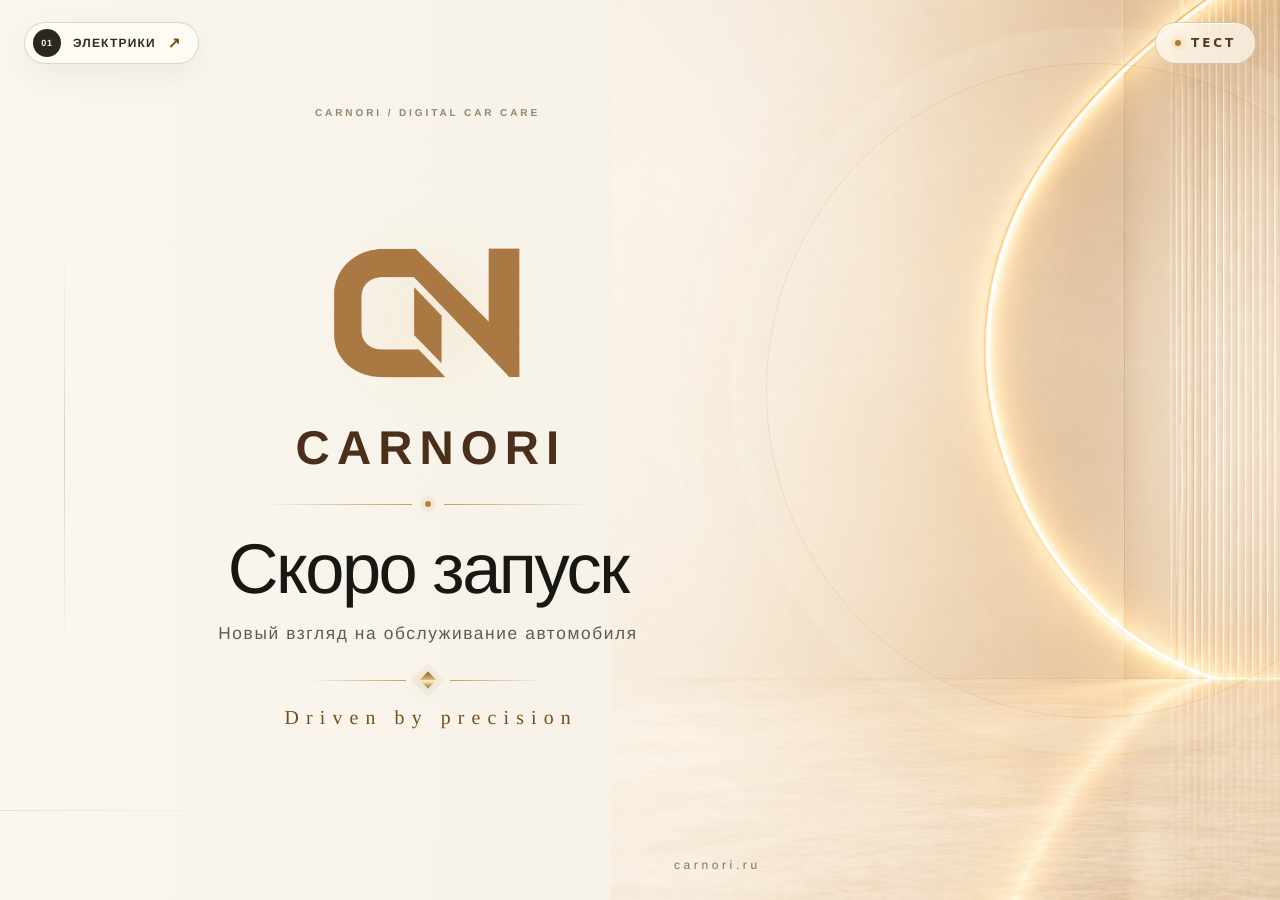
<file: index.html>
<!doctype html>
<html lang="ru">
<head>
  <meta charset="utf-8">
  <meta name="viewport" content="width=device-width, initial-scale=1, viewport-fit=cover">
  <meta name="theme-color" content="#f5efe4">
  <title>CARNORI | Скоро запуск</title>
  <meta name="description" content="CARNORI — новый взгляд на обслуживание автомобиля — скоро запуск">
  <link rel="canonical" href="https://carnori.ru/">

  <meta property="og:type" content="website">
  <meta property="og:title" content="CARNORI | Скоро запуск">
  <meta property="og:description" content="Новый взгляд на обслуживание автомобиля">
  <meta property="og:url" content="https://carnori.ru/">
  <meta property="og:image" content="https://carnori.ru/carnori-social-preview-light-1200x630.png">
  <meta property="og:image:width" content="1200">
  <meta property="og:image:height" content="630">
  <meta name="twitter:card" content="summary_large_image">
  <meta name="twitter:title" content="CARNORI | Скоро запуск">
  <meta name="twitter:description" content="Новый взгляд на обслуживание автомобиля">
  <meta name="twitter:image" content="https://carnori.ru/carnori-social-preview-light-1200x630.png">

  <link rel="icon" href="carnori-cn-mark-approved.png" type="image/png">
  <link rel="stylesheet" href="styles.css">
  <link rel="stylesheet" href="light-theme.css">
</head>
<body>
  <main class="site-shell" aria-label="CARNORI">
    <a class="electricians-link" href="/electricians/" data-local-href="http://127.0.0.1:3000/" aria-label="Перейти на сайт электриков">
      <span class="electricians-link-index" aria-hidden="true">01</span>
      <span>Электрики</span>
      <span class="electricians-link-arrow" aria-hidden="true">↗</span>
    </a>

    <canvas id="particles" class="particles" aria-hidden="true"></canvas>

    <div class="scene" aria-hidden="true">
      <div class="layer base-glow"></div>
      <div class="layer haze haze-a"></div>
      <div class="layer haze haze-b"></div>
      <div class="layer spotlight"></div>

      <div class="layer mesh mesh-left"></div>
      <div class="layer mesh mesh-right"></div>

      <div class="ray-field ray-field-back">
        <i></i><i></i><i></i><i></i><i></i><i></i>
      </div>
      <div class="ray-field ray-field-mid">
        <i></i><i></i><i></i><i></i><i></i>
      </div>
      <div class="ray-field ray-field-front">
        <i></i><i></i><i></i><i></i>
      </div>

      <div class="mobile-orbit"></div>
      <div class="floor-reflection"></div>
      <div class="vignette"></div>
    </div>

    <section class="hero" aria-labelledby="hero-title">
      <div class="logo-stage intro intro-1" role="img" aria-label="CARNORI CN">
        <div class="logo-aura" aria-hidden="true"></div>
        <img
          class="monogram-image"
          src="carnori-cn-mark-approved.png"
          alt=""
          width="1024"
          height="1024"
          decoding="sync"
          fetchpriority="high"
          aria-hidden="true"
        >
      </div>

      <div class="brand-lockup intro intro-2" aria-label="CARNORI">
        <span class="brand-wordmark-text" aria-hidden="true">CARNORI</span>
      </div>
      <div class="brand-rule intro intro-3" aria-hidden="true">
        <span></span><b></b><span></span>
      </div>

      <div class="copy-block">
        <h1 id="hero-title" class="intro intro-4">Скоро запуск</h1>
        <p class="subtitle intro intro-5">Новый взгляд на обслуживание автомобиля</p>

        <div class="ornament intro intro-6" aria-hidden="true">
          <span></span><b></b><span></span>
        </div>

        <p class="tagline intro intro-7">Driven by precision</p>
      </div>

      <div class="horizon-wrap intro intro-8" aria-hidden="true">
        <div class="horizon-glow"></div>
        <div class="horizon-line"></div>
      </div>

      <a class="domain intro intro-9" href="https://carnori.ru/">carnori.ru</a>
    </section>

    <button class="tester-entry" id="tester-entry" type="button" aria-haspopup="dialog" aria-controls="tester-portal">
      <span class="tester-entry-dot" aria-hidden="true"></span>
      ТЕСТ
    </button>

    <section class="tester-portal" id="tester-portal" aria-hidden="true">
      <div class="tester-backdrop" data-tester-close></div>
      <div class="tester-panel" role="dialog" aria-modal="true" aria-labelledby="tester-title">
        <button class="tester-close" type="button" data-tester-close aria-label="Закрыть">×</button>

        <div class="tester-brand">
          <span class="tester-eyebrow">CARNORI EARLY ACCESS</span>
          <h2 id="tester-title">Закрытое тестирование</h2>
          <p>Доступ к APK выдаётся только после подтверждения заявки</p>
        </div>

        <div class="tester-status" id="tester-status" role="status" aria-live="polite">Подключение к CARNORI…</div>

        <div class="tester-view" id="tester-auth-view" hidden>
          <form id="tester-phone-form" class="tester-form" novalidate>
            <label class="tester-label" for="tester-phone">Номер телефона</label>
            <input class="tester-input" id="tester-phone" name="phone" type="tel" inputmode="tel" autocomplete="tel" placeholder="+7 999 123-45-67" maxlength="24" required>

            <div class="tester-legal">
              <label><input id="tester-terms" type="checkbox"> <span>Принимаю <a href="https://api.carnori.ru/legal/terms" target="_blank" rel="noopener">Пользовательское соглашение</a></span></label>
              <label><input id="tester-privacy" type="checkbox"> <span>Ознакомлен с <a href="https://api.carnori.ru/legal/privacy" target="_blank" rel="noopener">Политикой обработки персональных данных</a></span></label>
              <label><input id="tester-consent" type="checkbox"> <span>Даю отдельное <a href="https://api.carnori.ru/legal/consent" target="_blank" rel="noopener">Согласие на обработку персональных данных</a></span></label>
              <label><input id="tester-age" type="checkbox"> <span>Мне исполнилось 18 лет</span></label>
            </div>

            <button class="tester-primary" id="tester-request-code" type="submit" disabled>Получить звонок</button>
          </form>

          <div class="tester-alt-access" id="tester-alt-access">
            <span>Если проверочный звонок недоступен</span>
            <button class="tester-link-button tester-activation-entry" id="tester-show-activation" type="button">Применить код активации</button>
          </div>

          <form id="tester-activation-form" class="tester-form tester-activation-form" hidden novalidate>
            <p class="tester-code-note">Введите персональный код, который вы получили от администратора CARNORI. Проверочный звонок в этом режиме не требуется.</p>
            <label class="tester-label" for="tester-activation-code">Код активации</label>
            <input class="tester-input tester-activation-code" id="tester-activation-code" name="activation_code" type="text" inputmode="text" autocomplete="off" maxlength="24" placeholder="CRN-XXXX-XXXX-XXXX" required>

            <div class="tester-legal">
              <label><input id="tester-activation-terms" type="checkbox"> <span>Принимаю <a href="https://api.carnori.ru/legal/terms" target="_blank" rel="noopener">Пользовательское соглашение</a></span></label>
              <label><input id="tester-activation-privacy" type="checkbox"> <span>Ознакомлен с <a href="https://api.carnori.ru/legal/privacy" target="_blank" rel="noopener">Политикой обработки персональных данных</a></span></label>
              <label><input id="tester-activation-consent" type="checkbox"> <span>Даю отдельное <a href="https://api.carnori.ru/legal/consent" target="_blank" rel="noopener">Согласие на обработку персональных данных</a></span></label>
              <label><input id="tester-activation-age" type="checkbox"> <span>Мне исполнилось 18 лет</span></label>
            </div>

            <button class="tester-primary" id="tester-apply-activation" type="submit">Применить код активации</button>
            <button class="tester-link-button" id="tester-back-phone" type="button">Вернуться к подтверждению телефона</button>
          </form>

          <form id="tester-code-form" class="tester-form tester-code-form" hidden novalidate>
            <p class="tester-code-note" id="tester-code-note"></p>
            <label class="tester-label" for="tester-code">Последние 4 цифры номера звонящего</label>
            <input class="tester-input tester-code-input" id="tester-code" name="code" type="text" inputmode="numeric" autocomplete="one-time-code" pattern="[0-9]{4}" maxlength="4" placeholder="0000" required>
            <button class="tester-primary" type="submit">Подтвердить номер</button>
            <button class="tester-link-button" id="tester-change-phone" type="button">Изменить номер</button>
          </form>
        </div>

        <div class="tester-view" id="tester-account-view" hidden>
          <div class="tester-account-head">
            <div>
              <span class="tester-caption">ТЕСТИРОВЩИК</span>
              <strong id="tester-phone-masked">—</strong>
            </div>
            <button class="tester-link-button" id="tester-logout" type="button">Выйти</button>
          </div>

          <div class="tester-request-card" id="tester-request-card"></div>
          <button class="tester-primary" id="tester-request-apk" type="button" hidden>Запросить доступ к APK</button>
          <a class="tester-primary tester-download" id="tester-download-apk" href="https://api.carnori.ru/api/v1/testers/apk/download" hidden>Скачать CARNORI APK</a>
        </div>

        <div class="tester-footer">
          <span>Поддержка</span>
          <a id="tester-support-email" href="mailto:carnori@mail.ru">carnori@mail.ru</a>
        </div>
      </div>
    </section>

    <div class="intro-flare" aria-hidden="true"></div>
    <div class="film-grain" aria-hidden="true"></div>
  </main>

  <script src="script.js"></script>
</body>
</html>
</file>
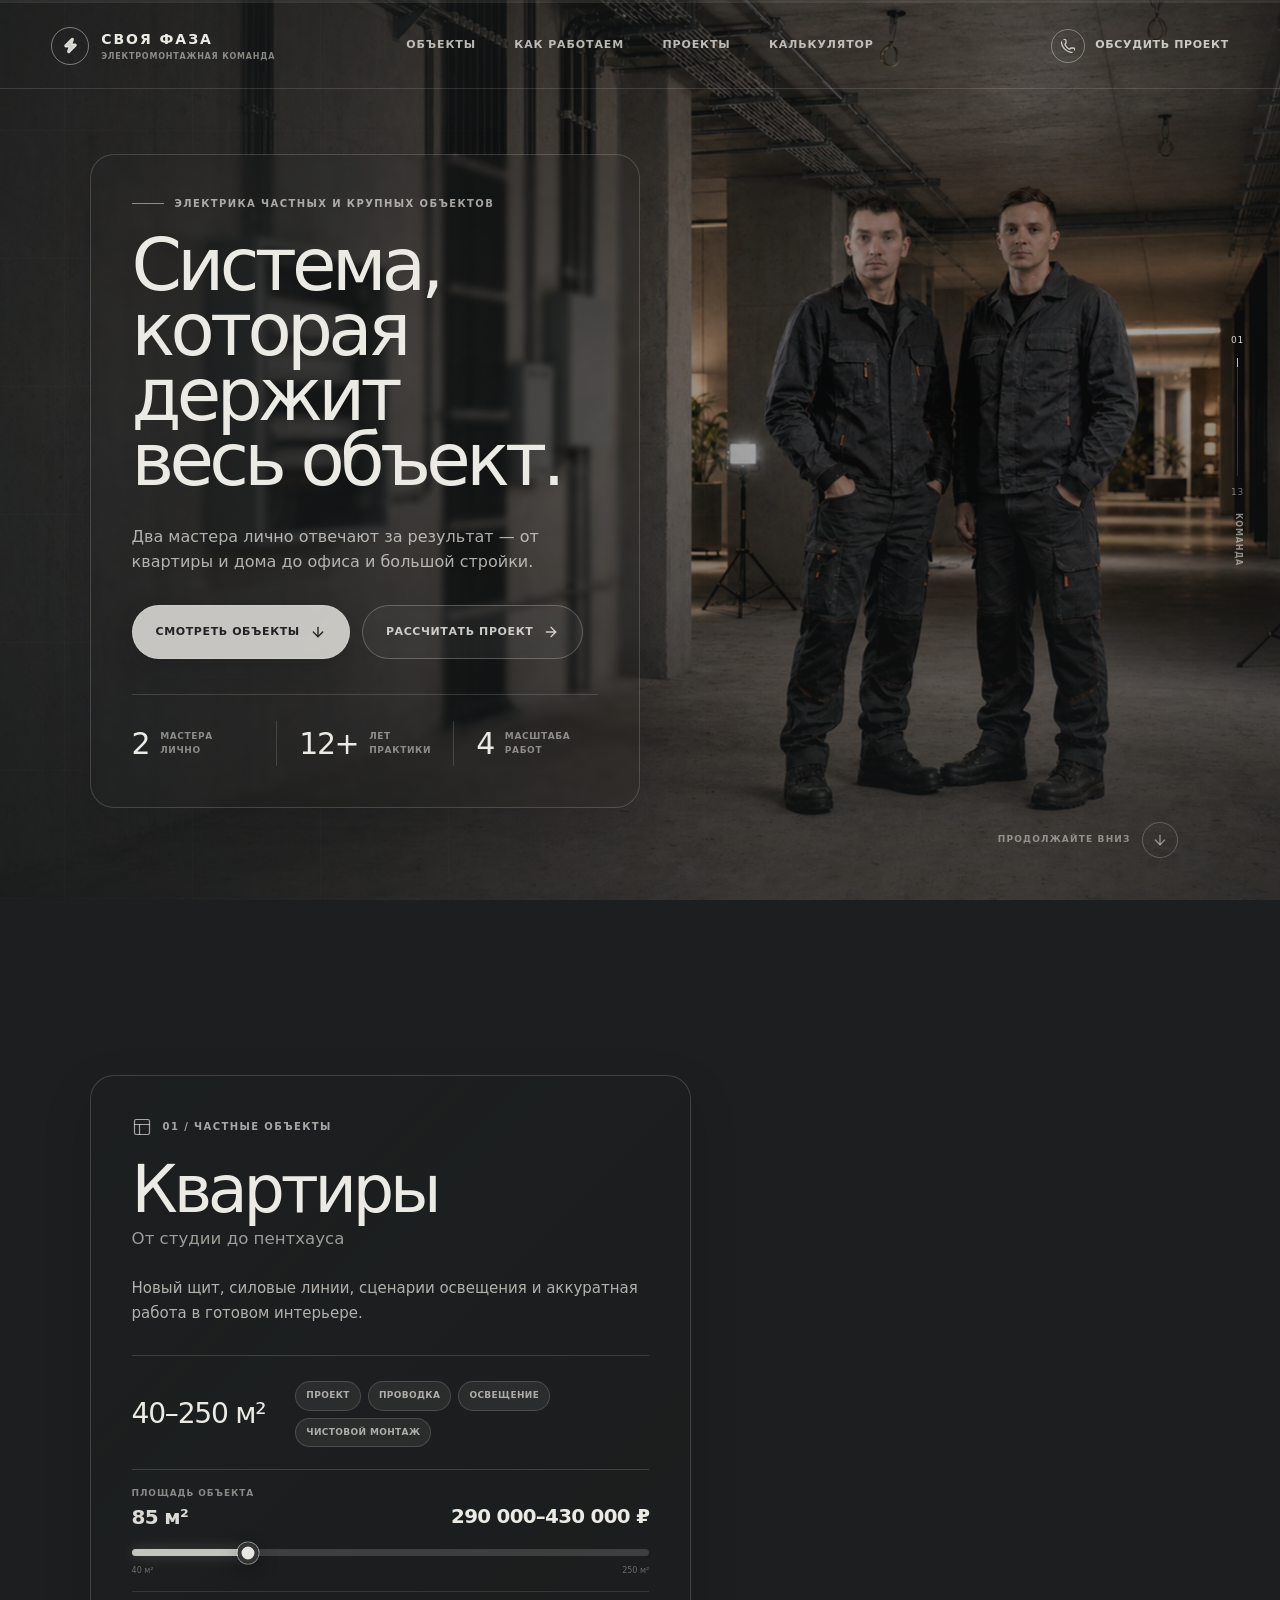
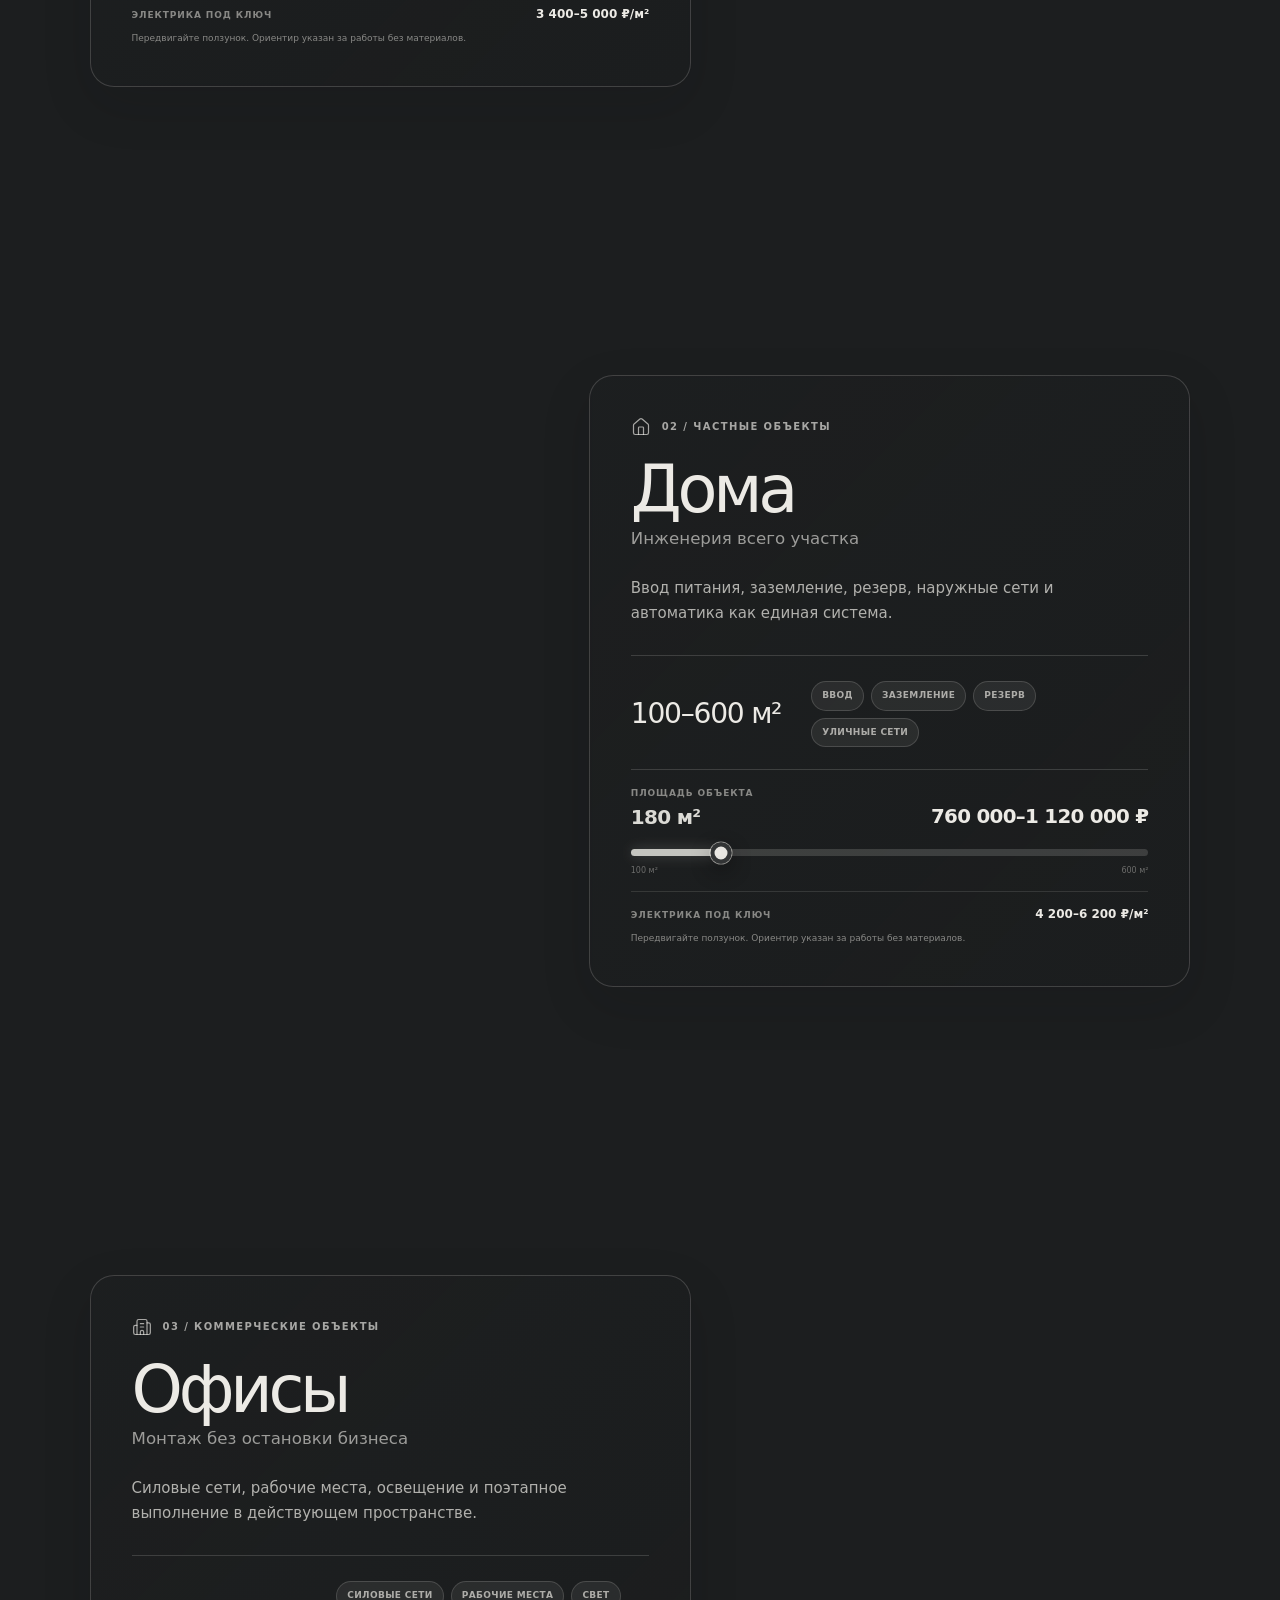
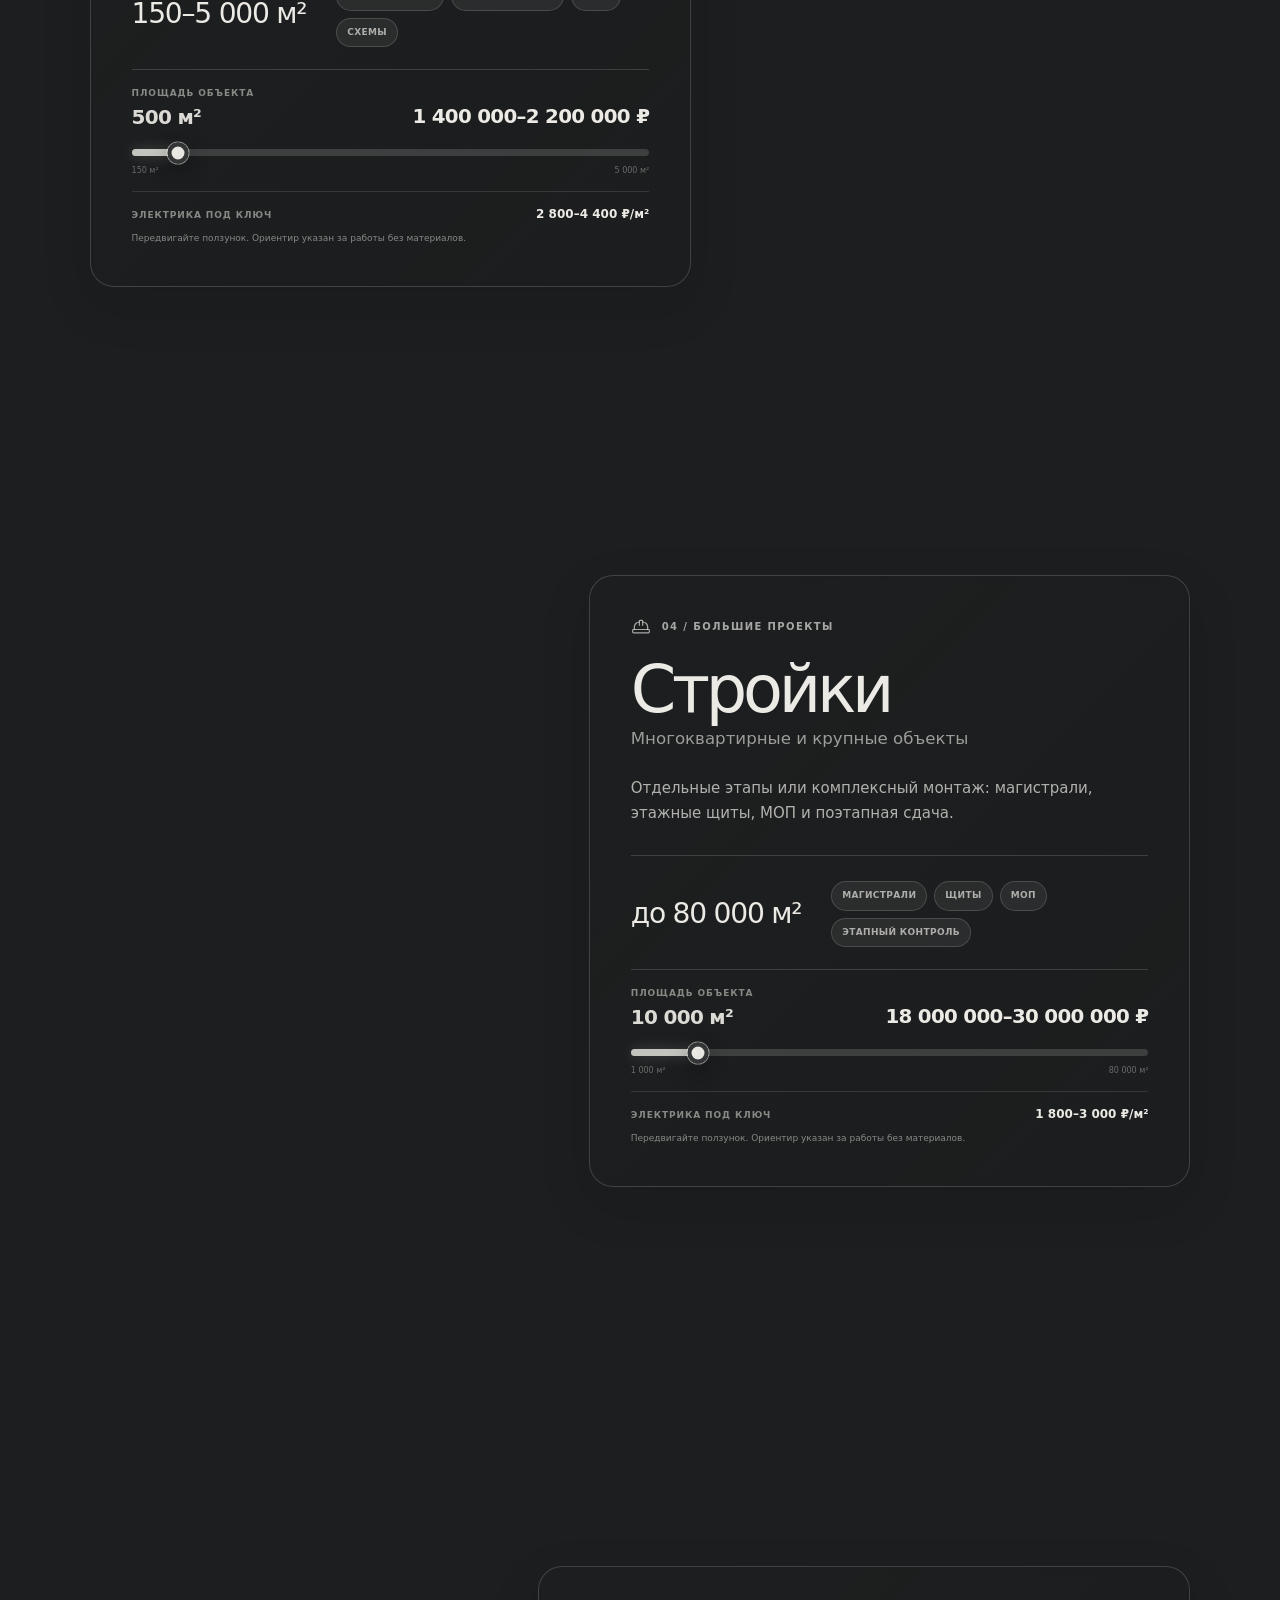
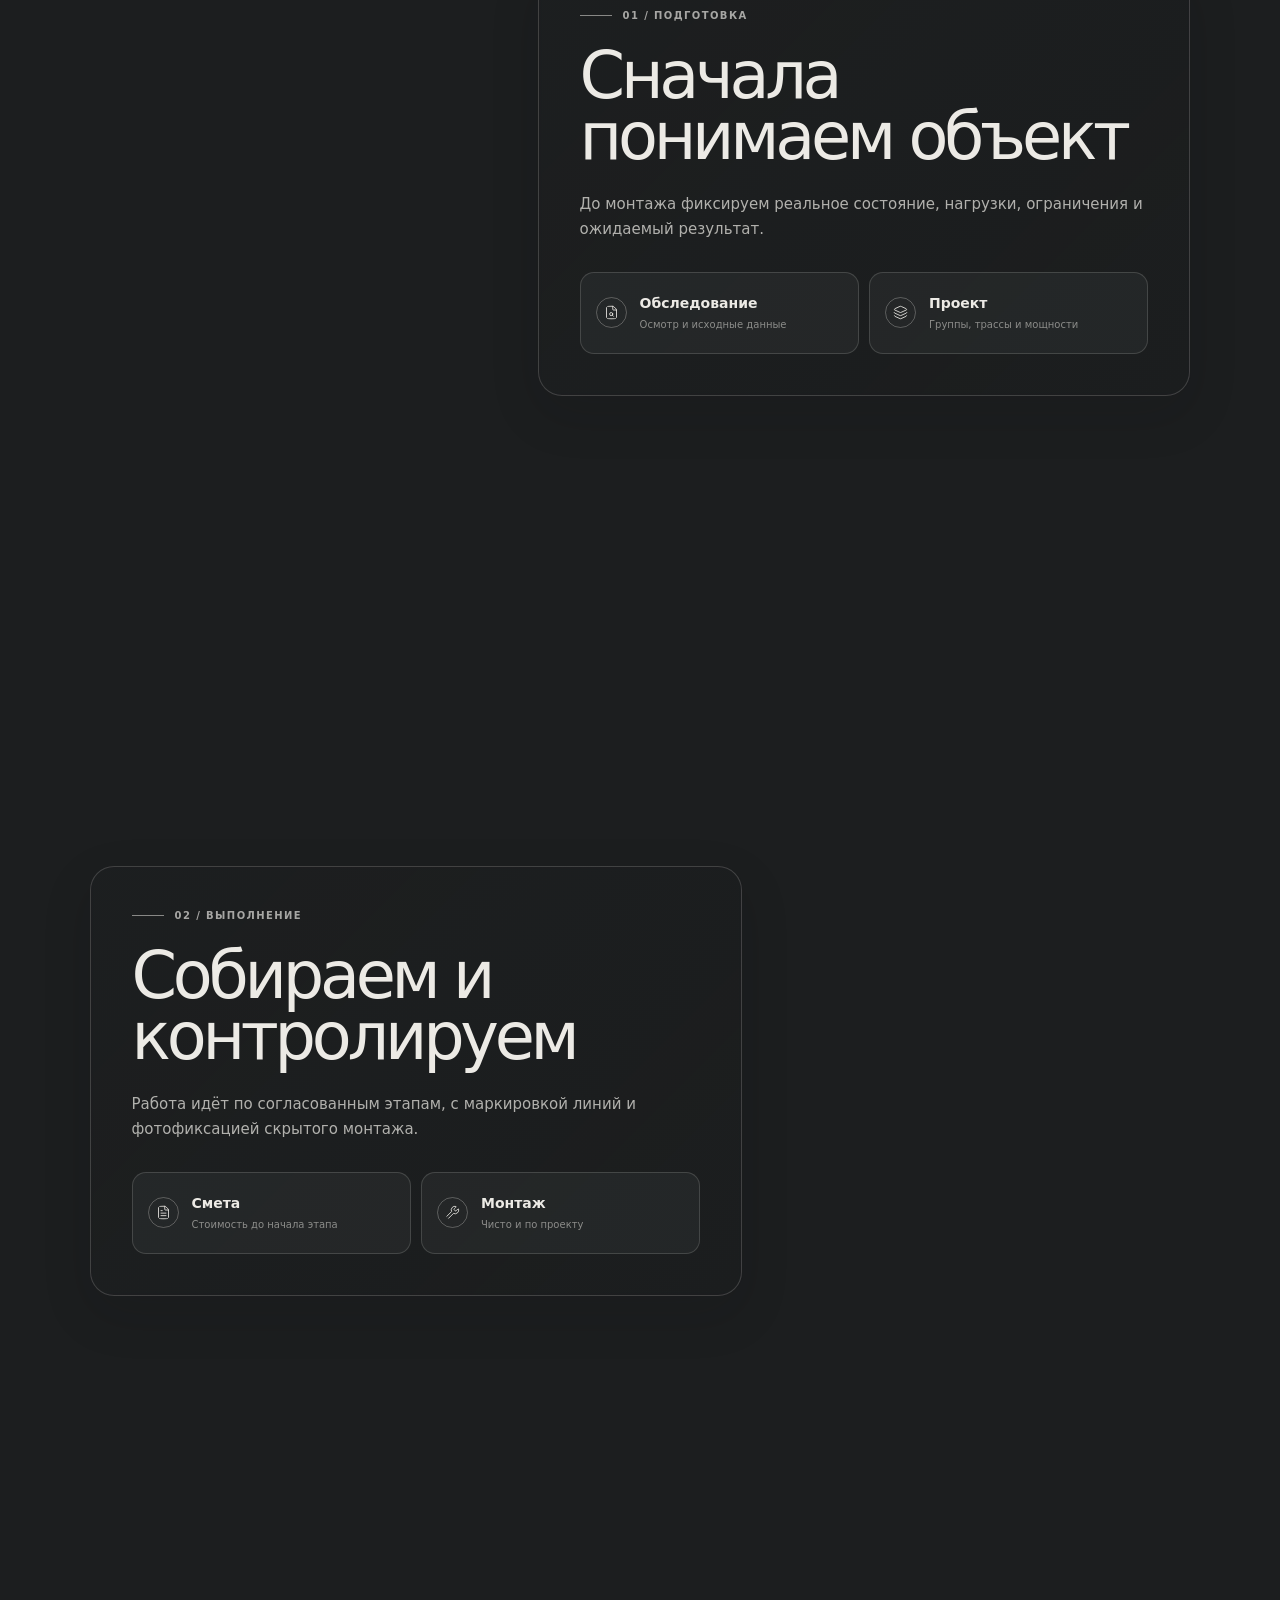
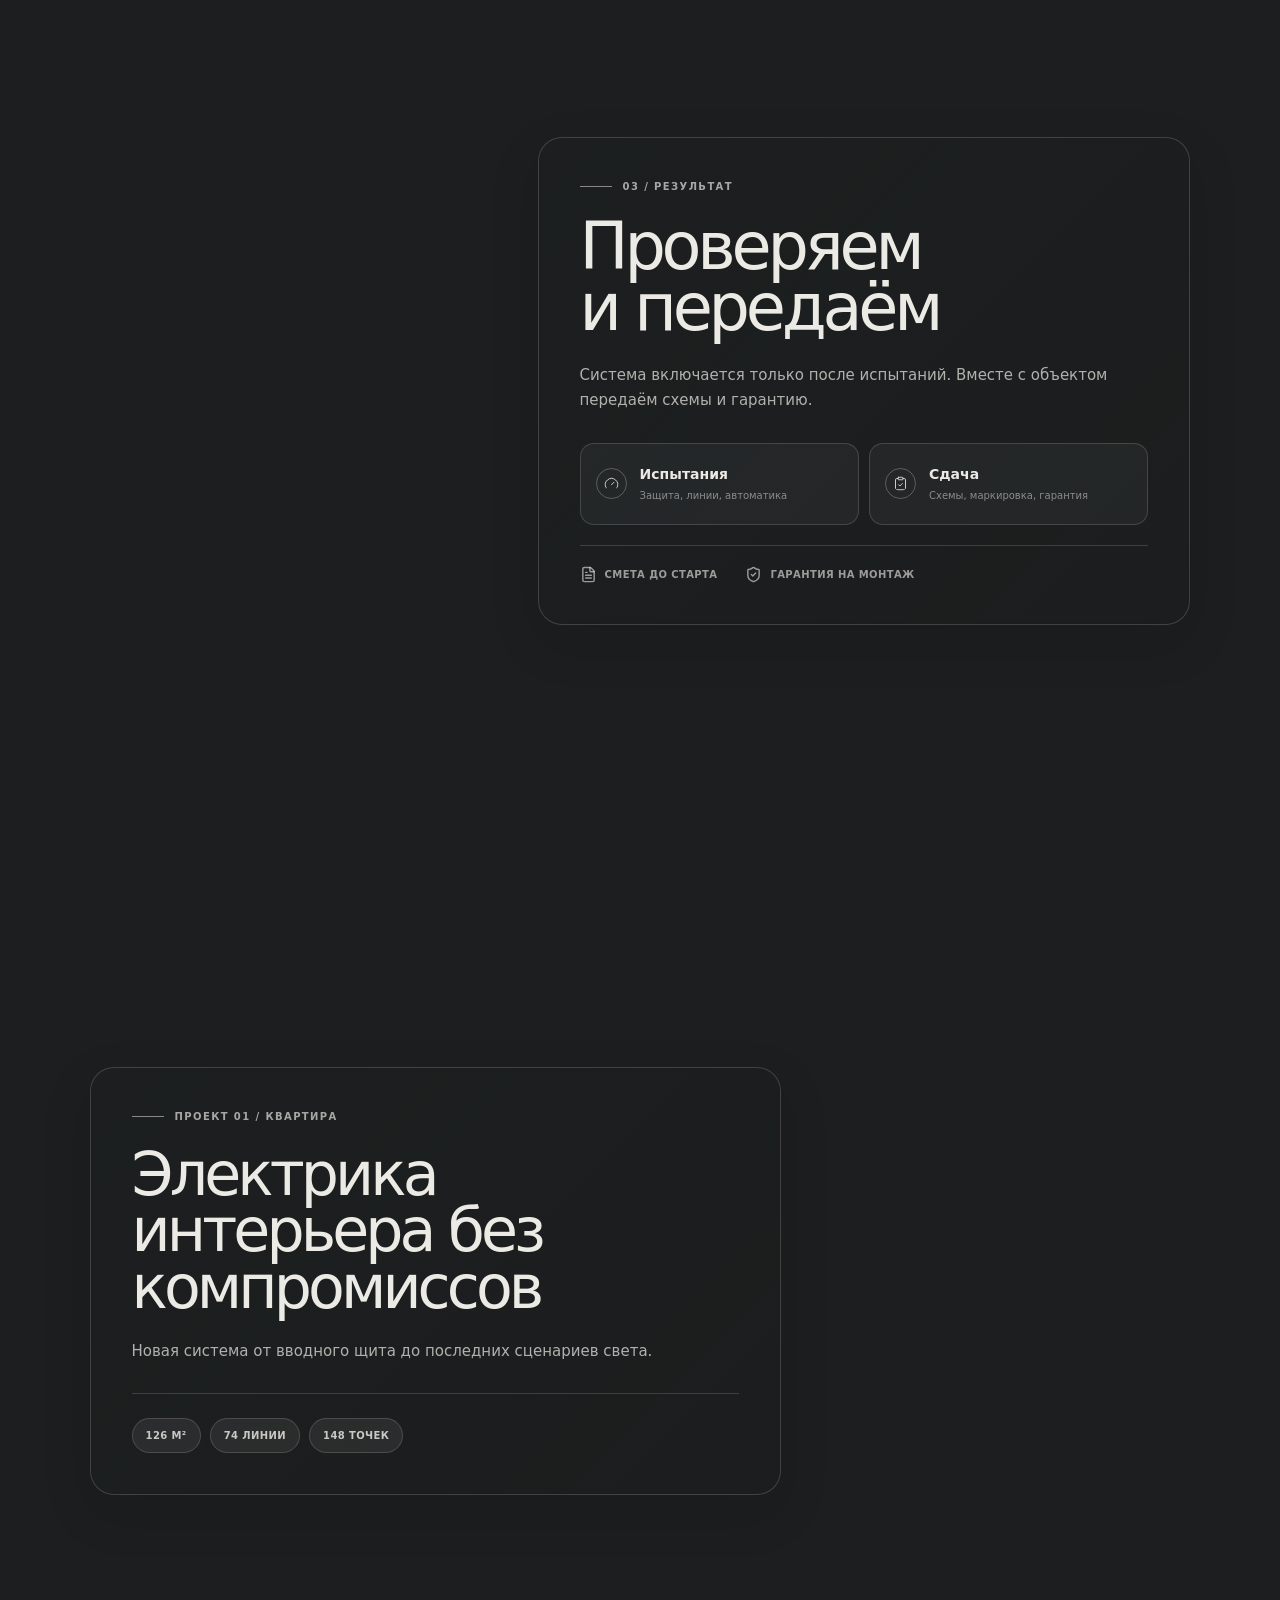
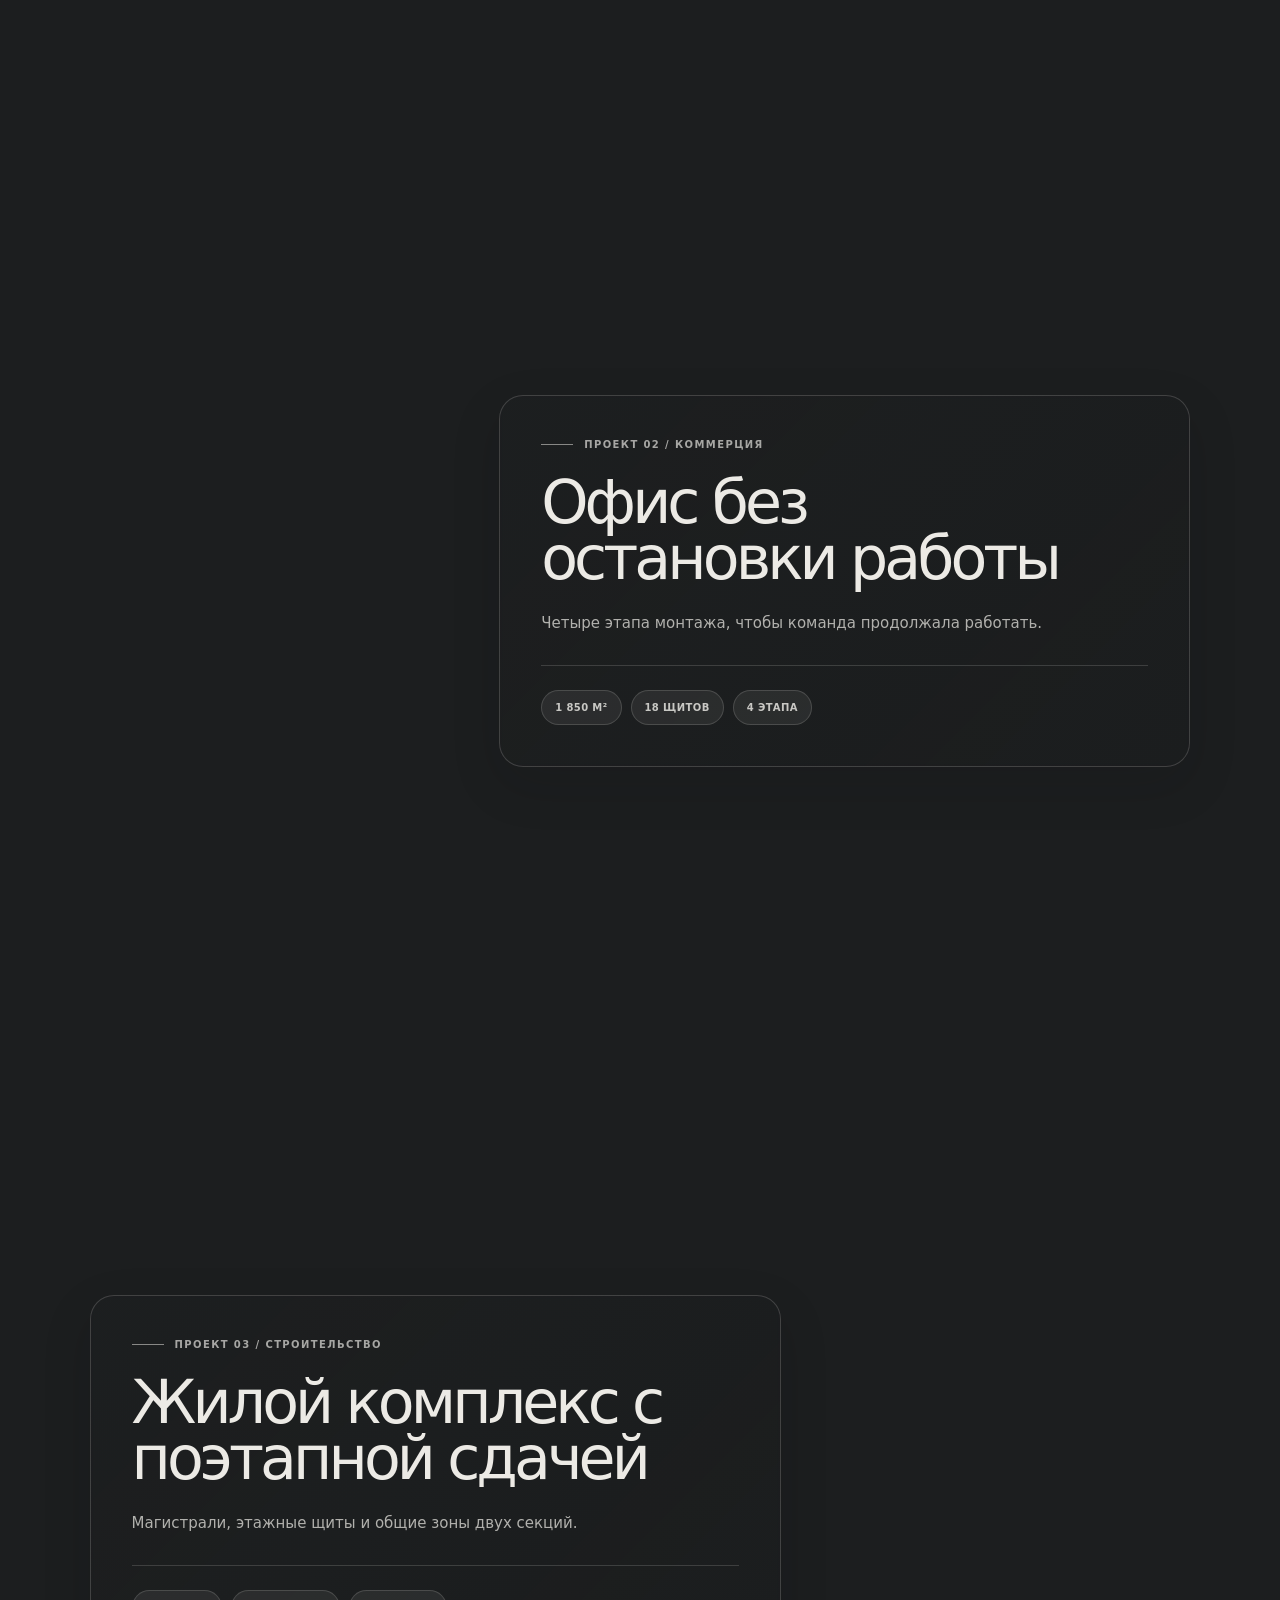
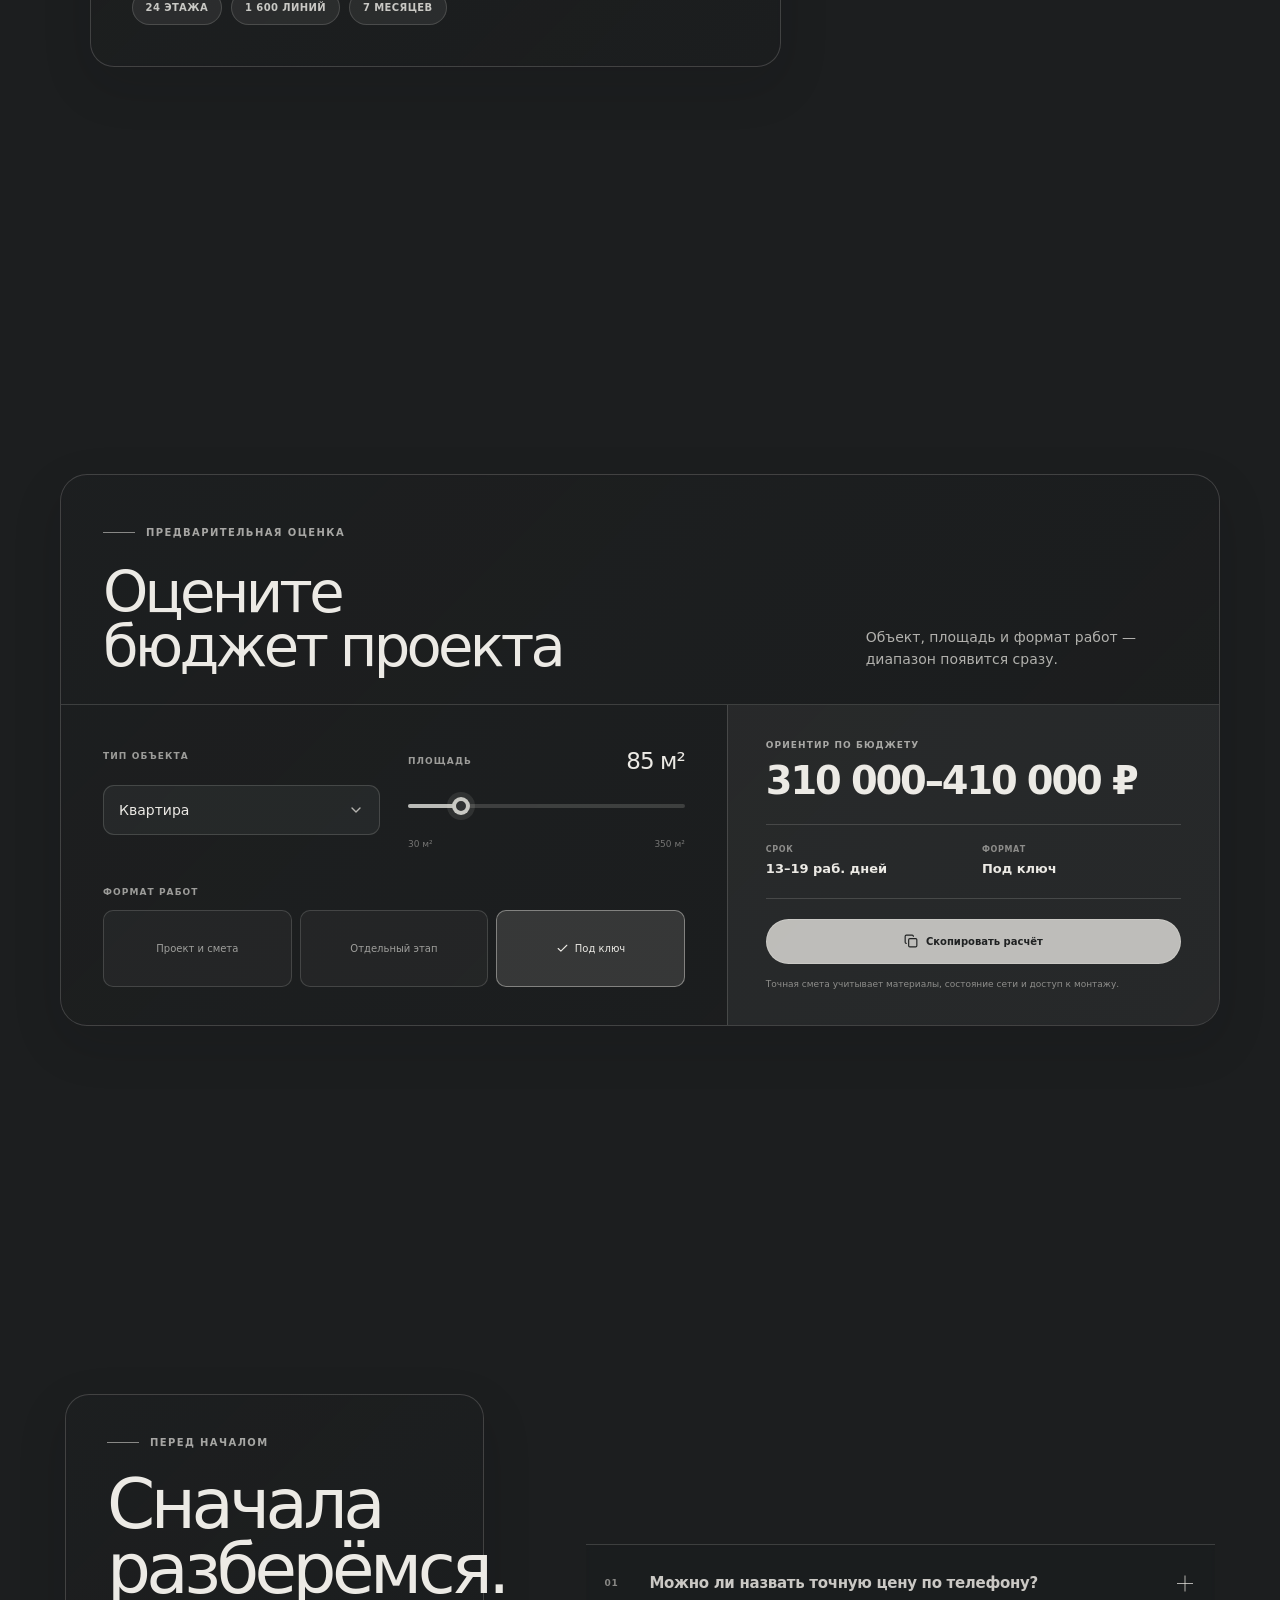
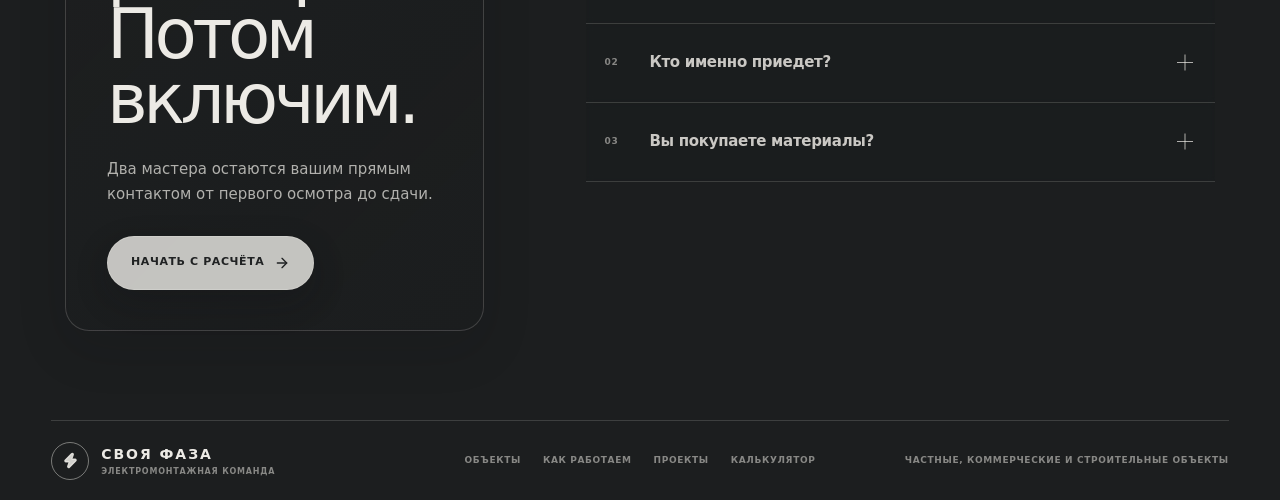
<file: electricians/index.html>
<!doctype html>
<html lang="ru">
  <head>
    <meta charset="UTF-8" />
    <meta name="viewport" content="width=device-width, initial-scale=1.0" />
    <meta name="theme-color" content="#161817" />
    <meta
      name="description"
      content="Электромонтаж квартир, домов, офисов и крупных строительных объектов: от проекта и щитов до монтажа под ключ."
    />
    <link rel="icon" href="./favicon.svg" />
    <link rel="preconnect" href="https://fonts.googleapis.com" />
    <link rel="preconnect" href="https://fonts.gstatic.com" crossorigin />
    <link
      href="https://fonts.googleapis.com/css2?family=Manrope:wght@400;500;600;700&display=swap"
      rel="stylesheet"
    />
    <title>Своя Фаза — электромонтажная команда</title>
    <script type="module" crossorigin src="/electricians/assets/index-CSlEO6Mv.js"></script>
    <link rel="stylesheet" crossorigin href="/electricians/assets/index-__ag7T76.css">
  </head>
  <body>
    <div id="root"></div>
  </body>
</html>
</file>
<file: styles.css>
:root{
  --px:0;
  --py:0;
  --gold-0:#fff8d9;
  --gold-1:#fbe3ad;
  --gold-2:#d9ae70;
  --gold-3:#b5894b;
  --gold-4:#694824;
  --cream:#f3e2bf;
  --muted:#c6a46d;
  --bg:#020202;
}

*{box-sizing:border-box}
html,body{margin:0;width:100%;min-height:100%;background:var(--bg)}
html{color-scheme:dark}
body{
  overflow:hidden;
  color:var(--cream);
  font-family:"Segoe UI Variable","Segoe UI","Helvetica Neue",Arial,sans-serif;
  -webkit-font-smoothing:antialiased;
  text-rendering:geometricPrecision;
}

.site-shell{
  position:relative;
  width:100vw;
  height:100svh;
  min-height:620px;
  overflow:hidden;
  isolation:isolate;
  background:
    radial-gradient(ellipse at 50% 47%,rgba(137,80,12,.11),transparent 37%),
    linear-gradient(180deg,#040404 0%,#010101 55%,#030201 100%);
}

.scene,.layer,.particles,.film-grain,.vignette{
  position:absolute;
  inset:0;
  pointer-events:none;
}

.scene{z-index:0;overflow:hidden}
.particles{z-index:2;width:100%;height:100%;opacity:.78}

.base-glow{
  inset:-10%;
  background:
    radial-gradient(ellipse at 50% 40%,rgba(255,201,91,.06),transparent 27%),
    radial-gradient(ellipse at 50% 78%,rgba(218,143,32,.095),transparent 27%),
    radial-gradient(circle at 19% 53%,rgba(133,78,10,.055),transparent 24%),
    radial-gradient(circle at 81% 52%,rgba(133,78,10,.055),transparent 24%);
  transform:
    translate3d(calc(var(--px) * -4px),calc(var(--py) * -3px),0)
    scale(1.025);
}

.haze{
  opacity:.25;
  filter:blur(35px);
  will-change:transform,opacity;
}
.haze-a{
  inset:10% 4% 28%;
  background:
    radial-gradient(ellipse at 34% 55%,rgba(176,102,17,.15),transparent 44%),
    radial-gradient(ellipse at 66% 43%,rgba(220,151,43,.11),transparent 45%);
  transform:translate3d(calc(var(--px) * -9px),calc(var(--py) * -4px),0);
  animation:hazeBreathe 10s ease-in-out infinite alternate;
}
.haze-b{
  inset:38% -5% 6%;
  background:
    radial-gradient(ellipse at 50% 82%,rgba(247,184,63,.12),transparent 38%),
    radial-gradient(ellipse at 17% 48%,rgba(111,63,7,.12),transparent 36%),
    radial-gradient(ellipse at 83% 48%,rgba(111,63,7,.12),transparent 36%);
  transform:translate3d(calc(var(--px) * 6px),calc(var(--py) * 4px),0);
  animation:hazeBreathe 13s ease-in-out infinite alternate-reverse;
}
@keyframes hazeBreathe{
  from{opacity:.18;filter:blur(39px)}
  to{opacity:.34;filter:blur(29px)}
}

.spotlight{
  left:50%;
  top:-18%;
  width:min(48vw,760px);
  height:76%;
  transform:translate3d(calc(-50% + var(--px) * 2px),calc(var(--py) * 1px),0);
  opacity:.38;
  background:conic-gradient(
    from 172deg at 50% 0%,
    transparent 0 43%,
    rgba(245,182,61,.02) 45%,
    rgba(255,221,139,.13) 49%,
    rgba(245,182,61,.025) 53%,
    transparent 57% 100%
  );
  filter:blur(9px);
  mask-image:linear-gradient(to bottom,#000 0%,rgba(0,0,0,.7) 48%,transparent 95%);
  -webkit-mask-image:linear-gradient(to bottom,#000 0%,rgba(0,0,0,.7) 48%,transparent 95%);
  animation:spotlightBreath 8s ease-in-out infinite;
}
@keyframes spotlightBreath{
  0%,100%{opacity:.27;filter:blur(11px)}
  50%{opacity:.46;filter:blur(8px)}
}

.mesh{
  width:37vw;
  height:70vh;
  top:8%;
  opacity:.23;
  background-image:
    radial-gradient(circle at center,rgba(244,178,59,.62) 0 1px,transparent 1.3px);
  background-size:10px 10px;
  mask-image:radial-gradient(ellipse at center,#000 0 18%,rgba(0,0,0,.7) 41%,transparent 73%);
  -webkit-mask-image:radial-gradient(ellipse at center,#000 0 18%,rgba(0,0,0,.7) 41%,transparent 73%);
  will-change:transform;
}
.mesh-left{
  left:-17vw;
  transform:
    perspective(700px) rotateY(47deg) rotateZ(-3deg)
    translate3d(calc(var(--px) * -10px),calc(var(--py) * -5px),0);
}
.mesh-right{
  right:-17vw;
  transform:
    perspective(700px) rotateY(-47deg) rotateZ(3deg)
    translate3d(calc(var(--px) * 10px),calc(var(--py) * -5px),0);
}

.ray-field{
  position:absolute;
  z-index:1;
  left:0;right:0;
  top:30%;
  height:45%;
  pointer-events:none;
  transform:translate3d(calc(var(--px) * 3px),calc(var(--py) * 2px),0);
}
.ray-field i{
  position:absolute;
  display:block;
  height:1px;
  border-radius:999px;
  transform-origin:center;
  will-change:transform,opacity;
}

.ray-field-back{opacity:.34;filter:blur(.35px)}
.ray-field-back i{
  width:44vw;
  background:linear-gradient(90deg,transparent,rgba(194,121,22,.35),rgba(243,183,63,.18),transparent);
}
.ray-field-back i:nth-child(1){left:-9%;top:8%;transform:rotate(11deg);animation:rayA 10s ease-in-out infinite alternate}
.ray-field-back i:nth-child(2){left:-6%;top:31%;transform:rotate(6deg);animation:rayA 13s ease-in-out -2s infinite alternate}
.ray-field-back i:nth-child(3){left:-12%;top:68%;transform:rotate(-8deg);animation:rayB 12s ease-in-out -4s infinite alternate}
.ray-field-back i:nth-child(4){right:-9%;top:10%;transform:rotate(-11deg);animation:rayA 11s ease-in-out -1s infinite alternate}
.ray-field-back i:nth-child(5){right:-7%;top:36%;transform:rotate(-5deg);animation:rayB 14s ease-in-out -5s infinite alternate}
.ray-field-back i:nth-child(6){right:-12%;top:70%;transform:rotate(8deg);animation:rayA 12.5s ease-in-out -3s infinite alternate}

.ray-field-mid{opacity:.58;filter:drop-shadow(0 0 8px rgba(224,147,31,.14))}
.ray-field-mid i{
  width:40vw;
  background:linear-gradient(90deg,transparent,rgba(255,207,103,.16),rgba(255,193,65,.78),rgba(185,107,12,.12),transparent);
}
.ray-field-mid i:nth-child(1){left:-6%;top:18%;transform:rotate(8deg);animation:rayB 8.5s ease-in-out infinite alternate}
.ray-field-mid i:nth-child(2){left:-3%;top:56%;transform:rotate(-5deg);animation:rayA 11s ease-in-out -2.6s infinite alternate}
.ray-field-mid i:nth-child(3){right:-6%;top:19%;transform:rotate(-8deg);animation:rayB 9.2s ease-in-out -1.7s infinite alternate}
.ray-field-mid i:nth-child(4){right:-4%;top:55%;transform:rotate(5deg);animation:rayA 10.6s ease-in-out -3.2s infinite alternate}
.ray-field-mid i:nth-child(5){left:30%;top:91%;width:40vw;opacity:.12;animation:rayC 14s ease-in-out infinite alternate}

.ray-field-front{opacity:.95;filter:drop-shadow(0 0 14px rgba(255,183,51,.31))}
.ray-field-front i{
  width:31vw;
  height:1.45px;
  background:linear-gradient(90deg,transparent,rgba(255,241,189,.10),rgba(255,218,119,1),rgba(245,169,40,.25),transparent);
}
.ray-field-front i:nth-child(1){left:-4%;top:41%;transform:rotate(4deg);animation:rayC 7.6s ease-in-out infinite alternate}
.ray-field-front i:nth-child(2){left:-2%;top:80%;transform:rotate(-7deg);animation:rayA 9.3s ease-in-out -4s infinite alternate}
.ray-field-front i:nth-child(3){right:-4%;top:42%;transform:rotate(-4deg);animation:rayC 8.2s ease-in-out -1.2s infinite alternate}
.ray-field-front i:nth-child(4){right:-2%;top:80%;transform:rotate(7deg);animation:rayB 9.8s ease-in-out -3.4s infinite alternate}

@keyframes rayA{
  from{opacity:.34;translate:-2% 0;scale:.96 1}
  to{opacity:1;translate:3% 0;scale:1.045 1}
}
@keyframes rayB{
  from{opacity:.24;translate:2% 1px;scale:1 1}
  to{opacity:.86;translate:-3% -1px;scale:1.06 1}
}
@keyframes rayC{
  from{opacity:.45;filter:brightness(.85);scale:.94 1}
  to{opacity:1;filter:brightness(1.22);scale:1.04 1}
}

.floor-reflection{
  position:absolute;
  left:50%;
  bottom:-24vh;
  width:120vw;
  height:48vh;
  transform:
    translate3d(calc(-50% + var(--px) * -2px),calc(var(--py) * 2px),0)
    perspective(800px) rotateX(69deg);
  border-radius:50%;
  background:
    repeating-linear-gradient(90deg,
      transparent 0 7.5%,
      rgba(216,137,24,.055) 7.7% 7.85%,
      transparent 8.05% 15%),
    repeating-linear-gradient(0deg,
      transparent 0 8%,
      rgba(214,137,26,.035) 8.25% 8.4%,
      transparent 8.6% 16%),
    radial-gradient(ellipse at 50% 0%,rgba(255,192,70,.12),transparent 42%);
  opacity:.38;
  filter:blur(.2px);
  mask-image:linear-gradient(to bottom,#000,rgba(0,0,0,.6) 40%,transparent 92%);
  -webkit-mask-image:linear-gradient(to bottom,#000,rgba(0,0,0,.6) 40%,transparent 92%);
}
.floor-reflection::before{
  content:"";
  position:absolute;
  left:50%;
  top:-8%;
  width:1px;
  height:76%;
  transform:translateX(-50%);
  background:linear-gradient(to bottom,rgba(255,229,161,.55),rgba(231,147,28,.14) 28%,transparent 100%);
  box-shadow:0 0 15px rgba(246,177,55,.16);
  opacity:.42;
}

.vignette{
  z-index:9;
  background:
    radial-gradient(ellipse at center,transparent 43%,rgba(0,0,0,.05) 62%,rgba(0,0,0,.48) 100%),
    linear-gradient(180deg,rgba(0,0,0,.12),transparent 22%,transparent 75%,rgba(0,0,0,.18));
}

.hero{
  position:relative;
  z-index:5;
  width:100%;
  height:100%;
  min-height:620px;
  display:flex;
  flex-direction:column;
  align-items:center;
  justify-content:center;
  padding:
    max(22px,env(safe-area-inset-top))
    24px
    max(20px,env(safe-area-inset-bottom));
  text-align:center;
}

.logo-stage{
  position:relative;
  width:clamp(260px,21vw,350px);
  aspect-ratio:700/539;
  margin-bottom:clamp(-8px,-.4vh,-2px);
  isolation:isolate;
  overflow:visible;
  opacity:0;
  will-change:opacity,filter;
}

/* The logo is completely static after the intro. No mouse transform. */
.logo-aura{
  position:absolute;
  inset:-18%;
  z-index:-1;
  border-radius:50%;
  background:radial-gradient(circle,
    rgba(214,149,43,.105) 0%,
    rgba(128,73,13,.045) 34%,
    rgba(52,26,3,.018) 55%,
    transparent 72%);
  filter:blur(20px);
  opacity:.62;
}

.monogram-image{
  position:absolute;
  inset:0;
  width:100%;
  height:100%;
  object-fit:contain;
  display:block;
  transform:none;
  filter:drop-shadow(0 16px 22px rgba(0,0,0,.62));
  pointer-events:none;
}

.brand-lockup{
  position:relative;
  width:clamp(360px,34vw,535px);
  aspect-ratio:980/126;
  margin-top:clamp(-4px,-.2vh,0px);
  will-change:transform,opacity;
}

.brand-wordmark{
  position:absolute;
  inset:0;
  z-index:1;
  width:100%;
  height:100%;
  object-fit:contain;
  display:block;
  filter:
    saturate(1.04)
    contrast(1.025)
    drop-shadow(0 0 10px rgba(217,174,112,.08));
}


.brand-rule{
  width:min(330px,46vw);
  margin:clamp(17px,2.25vh,24px) auto 0;
  display:grid;
  grid-template-columns:1fr auto 1fr;
  align-items:center;
  gap:13px;
}
.brand-rule span{
  height:1px;
  background:linear-gradient(90deg,transparent,rgba(229,162,47,.82));
}
.brand-rule span:last-child{
  background:linear-gradient(90deg,rgba(229,162,47,.82),transparent);
}
.brand-rule b{
  width:6px;height:6px;border-radius:50%;
  background:#ffe5a1;
  box-shadow:
    0 0 6px 2px rgba(255,200,85,.38),
    0 0 18px 5px rgba(218,137,24,.12);
  animation:ruleSpark 4.5s ease-in-out infinite;
}
@keyframes ruleSpark{
  0%,100%{opacity:.55;transform:scale(.76)}
  50%{opacity:1;transform:scale(1.16)}
}

.copy-block{
  margin-top:clamp(22px,2.9vh,32px);
}

h1{
  margin:0;
  color:#f3e2bf;
  font-weight:300;
  font-size:clamp(52px,5.9vw,90px);
  letter-spacing:.006em;
  line-height:.98;
  text-shadow:
    0 1px 0 rgba(255,255,255,.07),
    0 0 28px rgba(241,177,59,.05);
}

.subtitle{
  margin:clamp(17px,2.15vh,24px) 0 0;
  color:#c9a66d;
  font-weight:300;
  font-size:clamp(16px,1.48vw,23px);
  letter-spacing:.15em;
  line-height:1.5;
}

.ornament{
  width:min(238px,38vw);
  margin:clamp(26px,3.5vh,36px) auto clamp(22px,3vh,30px);
  display:grid;
  grid-template-columns:1fr auto 1fr;
  gap:16px;
  align-items:center;
}
.ornament span{
  height:1px;
  background:linear-gradient(90deg,transparent,rgba(236,172,55,.80));
}
.ornament span:last-child{
  background:linear-gradient(90deg,rgba(236,172,55,.80),transparent);
}
.ornament b{
  width:12px;height:12px;
  transform:rotate(45deg);
  background:linear-gradient(135deg,#6f3b08,#f0ae34 42%,#ffe085 52%,#8b4d0b);
  box-shadow:
    0 0 12px rgba(238,163,42,.20),
    inset 0 0 2px rgba(255,248,207,.65);
  animation:diamond 5.4s ease-in-out infinite;
}
@keyframes diamond{
  0%,100%{filter:brightness(.82);scale:.92}
  50%{filter:brightness(1.25);scale:1.06}
}

.tagline{
  margin:0;
  padding-left:.36em;
  color:#b5894b;
  font-family:Georgia,"Times New Roman",serif;
  font-size:clamp(16px,1.55vw,24px);
  letter-spacing:.36em;
  line-height:1;
  text-shadow:0 0 16px rgba(224,153,37,.08);
}

.horizon-wrap{
  position:absolute;
  left:50%;
  bottom:clamp(66px,8.7vh,92px);
  width:min(88vw,1480px);
  height:112px;
  transform:translateX(-50%);
  pointer-events:none;
}
.horizon-glow{
  position:absolute;
  left:19%;right:19%;
  top:25%;
  height:65%;
  border-radius:50%;
  background:radial-gradient(ellipse,rgba(255,185,57,.16),rgba(179,99,10,.035) 45%,transparent 69%);
  filter:blur(15px);
  animation:horizonBreath 7.2s ease-in-out infinite;
}
@keyframes horizonBreath{
  0%,100%{opacity:.48;scale:.98}
  50%{opacity:1;scale:1.025}
}
.horizon-line{
  position:absolute;
  left:0;right:0;
  top:50%;
  height:58px;
  overflow:hidden;
}
.horizon-line::before{
  content:"";
  position:absolute;
  left:0;right:0;
  top:24px;
  height:38px;
  border-top:1px solid transparent;
  border-radius:50% 50% 0 0 / 100% 100% 0 0;
  background:
    radial-gradient(ellipse at 50% 0%,rgba(255,222,142,.88) 0 1px,rgba(243,168,44,.60) 2px,transparent 7px) top center/100% 10px no-repeat;
  box-shadow:
    inset 0 1px 0 rgba(219,143,29,.16);
}
.horizon-line::after{
  content:"";
  position:absolute;
  left:2%;right:2%;
  top:25px;
  height:1px;
  background:linear-gradient(
    90deg,
    transparent 0%,
    rgba(150,83,8,.08) 10%,
    rgba(213,133,20,.36) 34%,
    rgba(255,215,126,.92) 49%,
    #fff1bd 50%,
    rgba(255,215,126,.92) 51%,
    rgba(213,133,20,.36) 66%,
    rgba(150,83,8,.08) 90%,
    transparent 100%
  );
  box-shadow:
    0 0 8px rgba(255,185,55,.26),
    0 0 24px rgba(221,132,20,.10);
  transform:perspective(600px) rotateX(1deg);
}

.domain{
  position:absolute;
  left:50%;
  bottom:clamp(24px,3.1vh,34px);
  transform:translateX(-50%);
  padding-left:.36em;
  color:#a77b43;
  text-decoration:none;
  font-size:clamp(13px,1.08vw,17px);
  letter-spacing:.36em;
  transition:color .25s ease,text-shadow .25s ease;
}
.domain:hover{
  color:#e0bd85;
  text-shadow:0 0 14px rgba(228,150,29,.22);
}

.intro{
  opacity:0;
  will-change:transform,opacity,filter;
}
body.is-ready .intro-1{animation:introLogo 1.05s ease-out .18s forwards}
body.is-ready .intro-2{animation:introUp .80s cubic-bezier(.18,.72,.22,1) .72s forwards}
body.is-ready .intro-3{animation:introRule .82s cubic-bezier(.18,.72,.22,1) .88s forwards}
body.is-ready .intro-4{animation:introUp .88s cubic-bezier(.18,.72,.22,1) 1.02s forwards}
body.is-ready .intro-5{animation:introUp .82s cubic-bezier(.18,.72,.22,1) 1.18s forwards}
body.is-ready .intro-6{animation:introRule .80s cubic-bezier(.18,.72,.22,1) 1.31s forwards}
body.is-ready .intro-7{animation:introUp .82s cubic-bezier(.18,.72,.22,1) 1.42s forwards}
body.is-ready .intro-8{animation:introHorizon 1.35s cubic-bezier(.16,.74,.2,1) 1.48s forwards}
body.is-ready .intro-9{animation:introUp .75s cubic-bezier(.18,.72,.22,1) 1.78s forwards}

@keyframes introLogo{
  from{opacity:0;filter:blur(8px) brightness(1.12)}
  to{opacity:1;filter:blur(0) brightness(1)}
}
@keyframes introUp{
  from{opacity:0;transform:translate3d(0,17px,0);filter:blur(5px)}
  to{opacity:1;transform:translate3d(0,0,0);filter:blur(0)}
}
@keyframes introRule{
  from{opacity:0;transform:scaleX(.28);filter:blur(2px)}
  to{opacity:1;transform:scaleX(1);filter:blur(0)}
}
@keyframes introHorizon{
  from{opacity:0;transform:translateX(-50%) scaleX(.18);filter:blur(7px)}
  to{opacity:1;transform:translateX(-50%) scaleX(1);filter:blur(0)}
}

.intro-flare{
  position:absolute;
  z-index:8;
  pointer-events:none;
  left:50%;top:25%;
  width:4px;height:4px;
  border-radius:50%;
  opacity:0;
  background:#fff5cf;
  box-shadow:
    0 0 12px 4px rgba(255,224,150,.48),
    0 0 45px 18px rgba(228,147,29,.15);
}
body.is-ready .intro-flare{
  animation:introFlare 2.4s cubic-bezier(.2,.7,.2,1) .37s forwards;
}
@keyframes introFlare{
  0%{opacity:0;transform:translate(-50%,-50%) scale(.3)}
  19%{opacity:1;transform:translate(-50%,-50%) scale(1)}
  52%{opacity:.22;transform:translate(-50%,140px) scale(.62)}
  100%{opacity:0;transform:translate(-50%,335px) scale(.22)}
}

.film-grain{
  z-index:12;
  opacity:.075;
  background-image:
    radial-gradient(circle at 20% 15%,rgba(255,255,255,.55) 0 .45px,transparent .7px),
    radial-gradient(circle at 70% 40%,rgba(255,255,255,.40) 0 .45px,transparent .7px),
    radial-gradient(circle at 40% 80%,rgba(255,255,255,.35) 0 .45px,transparent .7px);
  background-size:7px 7px,9px 9px,11px 11px;
  mix-blend-mode:soft-light;
  animation:grainShift .42s steps(2,end) infinite;
  mask-image:linear-gradient(to bottom,rgba(0,0,0,.54),rgba(0,0,0,.12) 30%,rgba(0,0,0,.08) 73%,rgba(0,0,0,.42));
  -webkit-mask-image:linear-gradient(to bottom,rgba(0,0,0,.54),rgba(0,0,0,.12) 30%,rgba(0,0,0,.08) 73%,rgba(0,0,0,.42));
}
@keyframes grainShift{
  0%{translate:0 0}
  25%{translate:1px -1px}
  50%{translate:-1px 1px}
  75%{translate:1px 1px}
  100%{translate:0 0}
}

.mobile-orbit{display:none}

@media (max-height:760px) and (min-width:760px){
  .hero{transform:scale(.90)}
  .horizon-wrap{bottom:50px}
  .domain{bottom:14px}
}

@media (max-width:760px){
  body{overflow:hidden}
  .site-shell{min-height:100svh}

  .scene{
    background:
      radial-gradient(ellipse at 50% 33%,rgba(169,97,12,.10),transparent 33%),
      linear-gradient(180deg,#030303 0%,#010101 57%,#040201 100%);
  }

  .hero{
    min-height:100svh;
    justify-content:flex-start;
    padding:
      max(6.3svh,env(safe-area-inset-top))
      18px
      max(20px,env(safe-area-inset-bottom));
  }

  .logo-stage{
    width:min(67vw,286px);
    margin-bottom:-.5svh;
  }

  .brand-lockup{
    width:min(78vw,350px);
    margin-top:-.8svh;
  }

  .brand-rule{
    width:min(58vw,280px);
    margin-top:2.7svh;
  }

  .copy-block{
    margin-top:3.2svh;
    width:100%;
  }

  h1{
    font-size:clamp(44px,12.8vw,66px);
    line-height:1.02;
    white-space:nowrap;
  }

  .subtitle{
    width:min(90vw,520px);
    margin:2.2svh auto 0;
    font-size:clamp(14px,4vw,18px);
    line-height:1.55;
    letter-spacing:.07em;
  }

  .ornament{
    width:min(50vw,210px);
    margin:3.2svh auto 2.7svh;
  }

  .tagline{
    font-size:clamp(15px,4.6vw,20px);
    letter-spacing:.22em;
    padding-left:.22em;
  }

  .spotlight{
    top:-7%;
    width:90vw;
    height:62%;
    opacity:.55;
  }

  .mesh{
    width:58vw;
    height:58vh;
    top:29%;
    opacity:.17;
  }
  .mesh-left{left:-36vw}
  .mesh-right{right:-36vw}

  .ray-field{
    top:42%;
    height:36%;
  }
  .ray-field-back i{width:58vw}
  .ray-field-mid i{width:53vw}
  .ray-field-front i{width:45vw}

  .ray-field-back i:nth-child(1),
  .ray-field-back i:nth-child(4){top:14%}
  .ray-field-mid i:nth-child(1),
  .ray-field-mid i:nth-child(3){top:28%}
  .ray-field-front i:nth-child(1),
  .ray-field-front i:nth-child(3){top:43%}

  .floor-reflection{
    width:180vw;
    height:42vh;
    bottom:-8vh;
    opacity:.64;
  }
  .floor-reflection::before{
    height:94%;
    opacity:.62;
  }

  .mobile-orbit{
    display:block;
    position:absolute;
    z-index:1;
    left:50%;
    bottom:10.5vh;
    width:150vw;
    height:30vh;
    transform:translateX(-50%);
    border-radius:50%;
    border-top:1px solid rgba(236,160,41,.28);
    box-shadow:
      0 -1px 12px rgba(255,183,53,.10),
      inset 0 9px 35px rgba(156,86,8,.04);
    opacity:.80;
  }

  .horizon-wrap{
    width:128vw;
    bottom:12.3svh;
    height:92px;
  }

  .domain{
    bottom:max(3.6svh,env(safe-area-inset-bottom));
    font-size:13px;
  }

  .particles{opacity:.82}
  .film-grain{opacity:.055}
}

@media (max-width:430px){
  .hero{padding-top:max(5.5svh,env(safe-area-inset-top))}
  .logo-stage{width:min(66vw,250px)}
  .brand-lockup{width:min(80vw,340px)}
  .copy-block{margin-top:3.8svh}
  h1{font-size:clamp(41px,12.4vw,57px)}
  .subtitle{font-size:clamp(13px,3.75vw,16px)}
  .tagline{font-size:clamp(14px,4.25vw,18px)}
}

@media (prefers-reduced-motion:reduce){
  *,*::before,*::after{
    animation:none!important;
    transition:none!important;
    scroll-behavior:auto!important;
  }
  .intro{opacity:1!important;transform:none!important;filter:none!important}
  .intro-flare{display:none}
  .ray-field,.haze,.spotlight,.logo-aura,.floor-reflection{animation:none!important}
}

/* ============================================================
   CARNORI closed testing portal
   ============================================================ */
.tester-entry{
  position:fixed;
  z-index:30;
  top:max(22px,env(safe-area-inset-top));
  right:max(24px,env(safe-area-inset-right));
  display:flex;
  align-items:center;
  gap:10px;
  min-width:96px;
  height:42px;
  padding:0 19px;
  border:1px solid rgba(223,157,49,.44);
  border-radius:999px;
  color:#e8c27d;
  background:linear-gradient(180deg,rgba(22,15,7,.78),rgba(4,4,4,.72));
  box-shadow:inset 0 0 0 1px rgba(255,225,155,.03),0 12px 38px rgba(0,0,0,.26);
  backdrop-filter:blur(12px);
  -webkit-backdrop-filter:blur(12px);
  font:600 12px/1 system-ui,-apple-system,"Segoe UI",sans-serif;
  letter-spacing:.24em;
  cursor:pointer;
  opacity:0;
  transform:translateY(-8px);
  transition:border-color .22s ease,color .22s ease,background .22s ease,box-shadow .22s ease,transform .22s ease;
}
body.is-ready .tester-entry{animation:testerEntryIn .7s cubic-bezier(.18,.72,.22,1) 2.05s forwards}
.tester-entry:hover{
  color:#fff0bd;
  border-color:rgba(243,184,80,.78);
  background:linear-gradient(180deg,rgba(43,27,8,.88),rgba(8,6,3,.82));
  box-shadow:0 0 28px rgba(210,130,22,.14),0 12px 38px rgba(0,0,0,.34);
  transform:translateY(-1px);
}
.tester-entry-dot{
  width:6px;height:6px;border-radius:50%;
  background:#df9d31;
  box-shadow:0 0 0 4px rgba(223,157,49,.08),0 0 16px rgba(243,184,80,.55);
}
@keyframes testerEntryIn{to{opacity:1;transform:translateY(0)}}

.tester-portal{
  position:fixed;
  z-index:80;
  inset:0;
  display:grid;
  place-items:center;
  padding:24px;
  opacity:0;
  visibility:hidden;
  pointer-events:none;
  transition:opacity .28s ease,visibility .28s ease;
}
.tester-portal.is-open{opacity:1;visibility:visible;pointer-events:auto}
.tester-backdrop{
  position:absolute;inset:0;
  background:rgba(0,0,0,.76);
  backdrop-filter:blur(14px) saturate(.8);
  -webkit-backdrop-filter:blur(14px) saturate(.8);
}
.tester-backdrop::after{
  content:"";position:absolute;inset:0;
  background:
    radial-gradient(circle at 50% 25%,rgba(168,94,9,.14),transparent 31%),
    linear-gradient(115deg,transparent 20%,rgba(218,145,28,.035) 50%,transparent 78%);
}
.tester-panel{
  position:relative;
  width:min(620px,calc(100vw - 32px));
  max-height:min(820px,calc(100svh - 34px));
  overflow:auto;
  padding:clamp(28px,4vw,46px);
  border:1px solid rgba(213,146,42,.28);
  border-radius:24px;
  color:#eadfcb;
  background:
    linear-gradient(145deg,rgba(17,13,8,.985),rgba(4,4,4,.985) 58%,rgba(13,8,3,.98)),
    #050505;
  box-shadow:0 40px 120px rgba(0,0,0,.72),inset 0 1px 0 rgba(255,232,184,.045);
  transform:translateY(14px) scale(.985);
  transition:transform .3s cubic-bezier(.18,.72,.22,1);
  scrollbar-width:thin;
  scrollbar-color:#6f4816 transparent;
}
.tester-portal.is-open .tester-panel{transform:translateY(0) scale(1)}
.tester-panel::before{
  content:"";position:absolute;left:34px;right:34px;top:0;height:1px;
  background:linear-gradient(90deg,transparent,#e1a33f 35%,#ffe0a1 50%,#e1a33f 65%,transparent);
  opacity:.68;
}
.tester-close{
  position:absolute;top:17px;right:18px;
  width:38px;height:38px;border-radius:50%;
  border:1px solid rgba(225,163,63,.19);
  color:#9d825d;background:rgba(255,255,255,.015);
  font:300 27px/1 system-ui,sans-serif;cursor:pointer;
  transition:.2s ease;
}
.tester-close:hover{color:#f4d495;border-color:rgba(225,163,63,.48);background:rgba(225,163,63,.055)}
.tester-brand{padding-right:42px;margin-bottom:25px}
.tester-eyebrow,.tester-caption{
  display:block;color:#b88944;font:600 10px/1.3 system-ui,sans-serif;letter-spacing:.28em;text-transform:uppercase
}
.tester-brand h2{margin:10px 0 8px;color:#f1e6d1;font:300 clamp(30px,5vw,46px)/1.05 system-ui,-apple-system,"Segoe UI",sans-serif;letter-spacing:-.025em}
.tester-brand p{margin:0;color:#8e8273;font:400 14px/1.55 system-ui,sans-serif}
.tester-status{
  margin:0 0 22px;padding:13px 15px;border:1px solid rgba(255,255,255,.07);border-radius:12px;
  color:#a99a87;background:rgba(255,255,255,.018);font:400 13px/1.45 system-ui,sans-serif
}
.tester-status.is-error{color:#e7a1a1;border-color:rgba(194,72,72,.27);background:rgba(134,37,37,.08)}
.tester-status.is-good{color:#b8d6ad;border-color:rgba(88,145,67,.28);background:rgba(59,119,39,.07)}
.tester-form{display:grid;gap:13px}
.tester-label{color:#b7a891;font:600 11px/1.2 system-ui,sans-serif;letter-spacing:.12em;text-transform:uppercase}
.tester-input{
  width:100%;height:52px;padding:0 16px;border-radius:12px;border:1px solid rgba(232,177,86,.19);outline:none;
  color:#f1e8d8;background:#080807;font:400 16px/1 system-ui,sans-serif;
  transition:border-color .2s ease,box-shadow .2s ease,background .2s ease
}
.tester-input:focus{border-color:rgba(234,172,72,.58);box-shadow:0 0 0 3px rgba(221,143,26,.07);background:#0b0906}
.tester-input::placeholder{color:#625a50}
.tester-legal{display:grid;gap:10px;margin:5px 0 6px;padding:15px;border:1px solid rgba(255,255,255,.055);border-radius:14px;background:rgba(255,255,255,.012)}
.tester-legal label{display:grid;grid-template-columns:18px 1fr;gap:10px;align-items:start;color:#948879;font:400 12px/1.45 system-ui,sans-serif;cursor:pointer}
.tester-legal input{margin-top:2px;accent-color:#c98820}
.tester-legal a,.tester-footer a{color:#d5a85e;text-decoration:none;border-bottom:1px solid rgba(213,168,94,.22)}
.tester-legal a:hover,.tester-footer a:hover{color:#efd098;border-bottom-color:rgba(239,208,152,.5)}
.tester-primary{
  display:flex;align-items:center;justify-content:center;width:100%;min-height:50px;padding:0 22px;border:1px solid rgba(236,175,73,.46);border-radius:12px;
  color:#1c1105;background:linear-gradient(180deg,#e4ad52,#b87518);box-shadow:inset 0 1px 0 rgba(255,248,219,.38),0 10px 30px rgba(165,91,9,.12);
  font:700 12px/1 system-ui,sans-serif;letter-spacing:.12em;text-transform:uppercase;text-decoration:none;cursor:pointer;
  transition:filter .18s ease,transform .18s ease,box-shadow .18s ease
}
.tester-primary:hover{filter:brightness(1.08);transform:translateY(-1px);box-shadow:inset 0 1px 0 rgba(255,248,219,.42),0 13px 34px rgba(165,91,9,.2)}
.tester-primary:disabled{opacity:.38;filter:grayscale(.45);cursor:not-allowed;transform:none}

.tester-alt-access{display:grid;gap:7px;margin:15px 0 2px;padding-top:13px;border-top:1px solid rgba(255,255,255,.05);text-align:center;color:#756b5e;font:400 11px/1.4 system-ui,sans-serif}
.tester-activation-entry{justify-self:center;color:#d0a45e;font-weight:650}
.tester-activation-form{margin-top:4px}
.tester-activation-code{text-align:center;text-transform:uppercase;font:650 18px/1.2 ui-monospace,SFMono-Regular,Consolas,monospace;letter-spacing:.08em}

.tester-code-form{margin-top:4px}
.tester-code-note{margin:0 0 4px;color:#a99a87;font:400 13px/1.5 system-ui,sans-serif}
.tester-code-input{text-align:center;font-size:22px;letter-spacing:.34em;padding-left:calc(16px + .34em)}
.tester-link-button{border:0;padding:8px 2px;color:#a78655;background:transparent;font:500 12px/1 system-ui,sans-serif;cursor:pointer;text-decoration:underline;text-decoration-color:rgba(167,134,85,.25);text-underline-offset:4px}
.tester-link-button:hover{color:#e5c788}
.tester-account-head{display:flex;align-items:center;justify-content:space-between;gap:16px;margin-bottom:18px;padding:16px 0;border-top:1px solid rgba(255,255,255,.055);border-bottom:1px solid rgba(255,255,255,.055)}
.tester-account-head strong{display:block;margin-top:7px;color:#e9dcc6;font:500 17px/1.2 system-ui,sans-serif}
.tester-request-card{margin-bottom:16px;padding:20px;border:1px solid rgba(231,174,77,.13);border-radius:16px;background:linear-gradient(145deg,rgba(229,155,37,.035),rgba(255,255,255,.01));color:#a99a87;font:400 13px/1.6 system-ui,sans-serif}
.tester-request-card strong{color:#ead8ba;font-weight:600}
.tester-request-card .tester-state{display:inline-flex;margin-bottom:11px;padding:6px 9px;border:1px solid rgba(226,162,61,.2);border-radius:999px;color:#d7a75c;font:700 10px/1 system-ui,sans-serif;letter-spacing:.1em;text-transform:uppercase}
.tester-enrollment{margin-top:13px;padding:13px;border-radius:10px;background:#050505;border:1px solid rgba(239,183,85,.19);text-align:center}
.tester-enrollment code{display:block;margin-top:5px;color:#f1cc86;font:600 20px/1.2 ui-monospace,SFMono-Regular,Consolas,monospace;letter-spacing:.14em}
.tester-download{margin-top:12px}
.tester-footer{display:flex;flex-wrap:wrap;gap:9px 14px;margin-top:25px;padding-top:18px;border-top:1px solid rgba(255,255,255,.05);color:#6f665c;font:400 11px/1.4 system-ui,sans-serif}
body.tester-open{overflow:hidden}

@media (max-width:760px){
  .tester-entry{top:max(14px,env(safe-area-inset-top));right:max(14px,env(safe-area-inset-right));height:38px;min-width:82px;padding:0 15px;font-size:11px}
  .tester-portal{padding:8px}
  .tester-panel{width:100%;max-height:calc(100svh - 16px);padding:30px 20px 24px;border-radius:20px}
  .tester-panel::before{left:24px;right:24px}
  .tester-brand{padding-right:36px}
  .tester-brand h2{font-size:32px}
}

@media (prefers-reduced-motion:reduce){
  .tester-entry{opacity:1!important;transform:none!important}
  .tester-portal,.tester-panel{transition:none!important}
}

/* Explicit hidden handling for tester state views. */
.tester-portal [hidden]{display:none!important}
</file>
<file: light-theme.css>
/* CARNORI approved light presentation layer.
   Existing markup and tester logic remain untouched; this file only changes appearance. */

:root{
  --bg:#f5efe4;
  --paper:#fffdf8;
  --paper-soft:#f8f2e8;
  --ink:#171714;
  --ink-soft:#5f5a52;
  --gold:#ae7b2d;
  --gold-deep:#76501b;
  --gold-pale:#e6c78f;
  --line:rgba(118,80,27,.20);
}

html{
  color-scheme:light;
  background:#f5efe4;
}

body{
  color:var(--ink);
  background:#f5efe4;
}

.site-shell{
  background-color:#f5efe4;
  background-image:
    linear-gradient(90deg,rgba(255,253,248,.60) 0%,rgba(255,253,248,.24) 46%,rgba(255,253,248,.02) 74%),
    url("carnori-light-master-background.png");
  background-repeat:no-repeat;
  background-position:center,right center;
  background-size:cover,auto 132%;
}

.scene{
  z-index:1;
  background:transparent;
}

.scene::before{
  content:"";
  position:absolute;
  right:-11vw;
  top:7%;
  width:min(51vw,790px);
  aspect-ratio:1;
  border:1px solid rgba(183,127,44,.15);
  border-radius:50%;
  box-shadow:
    0 0 0 36px rgba(255,255,255,.10),
    0 0 110px rgba(213,156,66,.10);
  transform:translate3d(calc(var(--px) * 9px),calc(var(--py) * 6px),0);
  transition:transform .5s ease-out;
}

.scene::after{
  content:"";
  position:absolute;
  left:clamp(30px,5vw,82px);
  top:50%;
  width:1px;
  height:46vh;
  background:linear-gradient(180deg,transparent,rgba(118,80,27,.22),transparent);
  transform:translateY(-50%);
}

.base-glow,.haze,.spotlight,.mesh,.ray-field,.floor-reflection,.mobile-orbit,.vignette{
  display:none;
}

.particles{
  z-index:2;
  opacity:.20;
  mix-blend-mode:multiply;
}

.hero{
  width:min(62vw,860px);
  align-items:flex-start;
  justify-content:center;
  padding:
    max(92px,env(safe-area-inset-top))
    clamp(28px,4vw,64px)
    max(82px,env(safe-area-inset-bottom));
  margin-left:clamp(12px,2.4vw,46px);
  text-align:center;
  align-items:center;
}

.hero::before{
  content:"CARNORI  /  DIGITAL CAR CARE";
  position:absolute;
  top:clamp(95px,12vh,140px);
  left:50%;
  width:100%;
  transform:translateX(-50%);
  text-align:center;
  color:rgba(91,65,28,.62);
  font:600 10px/1.2 "Segoe UI",sans-serif;
  letter-spacing:.29em;
}

.logo-stage{
  width:clamp(210px,17vw,270px);
  aspect-ratio:1;
  margin:clamp(25px,3vh,42px) auto -8px;
}

.logo-aura{
  inset:-28%;
  background:radial-gradient(circle,rgba(226,181,100,.20),rgba(255,251,242,.12) 42%,transparent 70%);
  filter:blur(18px);
  opacity:.74;
}

.monogram-image{
  transform:scale(1.34);
  filter:none;
}

.brand-lockup{
  width:clamp(340px,31vw,520px);
  height:clamp(48px,5vw,70px);
  aspect-ratio:auto;
  display:flex;
  align-items:center;
  justify-content:center;
  margin:0 auto;
}

.brand-wordmark-text{
  display:block;
  color:#4a301a;
  font-family:"Segoe UI Variable Display","Segoe UI",Arial,sans-serif;
  font-size:clamp(34px,3.7vw,56px);
  font-weight:900;
  line-height:1;
  letter-spacing:.15em;
  padding-left:.15em;
  text-transform:uppercase;
}

.brand-rule{
  width:min(310px,42vw);
  margin:clamp(18px,2.2vh,25px) auto 0;
}

.brand-rule span{
  background:linear-gradient(90deg,rgba(118,80,27,.04),rgba(174,123,45,.72));
}

.brand-rule span:last-child{
  background:linear-gradient(90deg,rgba(174,123,45,.72),rgba(118,80,27,.04));
}

.brand-rule b{
  background:#b68332;
  box-shadow:0 0 0 5px rgba(182,131,50,.08),0 0 15px rgba(182,131,50,.20);
}

.copy-block{
  width:100%;
  margin-top:clamp(24px,3vh,36px);
}

h1{
  color:var(--ink);
  font-weight:300;
  font-size:clamp(54px,5.5vw,88px);
  letter-spacing:-.035em;
  text-shadow:none;
}

.subtitle{
  max-width:620px;
  margin-top:clamp(16px,2vh,23px);
  margin-left:auto;
  margin-right:auto;
  color:var(--ink-soft);
  font-size:clamp(15px,1.35vw,21px);
  font-weight:400;
  letter-spacing:.095em;
}

.ornament{
  width:min(225px,34vw);
  margin:clamp(24px,3vh,34px) auto clamp(20px,2.6vh,29px);
}

.ornament span{
  background:linear-gradient(90deg,rgba(118,80,27,.03),rgba(174,123,45,.72));
}

.ornament span:last-child{
  background:linear-gradient(90deg,rgba(174,123,45,.72),rgba(118,80,27,.03));
}

.ornament b{
  background:linear-gradient(135deg,#8b6024,#d8af6a 45%,#fff3d1 55%,#9a6926);
  box-shadow:0 0 0 6px rgba(174,123,45,.06),0 4px 14px rgba(103,69,22,.11);
}

.tagline{
  color:var(--gold-deep);
  text-shadow:none;
}

.horizon-wrap{
  left:10%;
  right:10%;
  bottom:clamp(55px,7.4vh,76px);
  width:auto;
  height:45px;
  transform:none;
}

.horizon-glow{
  display:none;
}

.horizon-line{
  top:0;
  height:45px;
}

.horizon-line::before{
  display:none;
}

.horizon-line::after{
  left:0;
  right:0;
  top:22px;
  background:linear-gradient(90deg,rgba(118,80,27,.30),rgba(174,123,45,.08) 48%,transparent 82%);
  box-shadow:none;
}

.domain{
  left:auto;
  right:clamp(34px,5vw,82px);
  bottom:clamp(25px,3.1vh,34px);
  transform:none;
  padding:0;
  color:rgba(91,65,28,.72);
  font-size:12px;
  letter-spacing:.30em;
}

.domain:hover{
  color:var(--gold-deep);
  text-shadow:none;
}

.film-grain{
  opacity:.065;
  mix-blend-mode:multiply;
  background-image:
    radial-gradient(circle at 20% 15%,rgba(104,73,29,.28) 0 .4px,transparent .7px),
    radial-gradient(circle at 70% 40%,rgba(104,73,29,.20) 0 .4px,transparent .7px),
    radial-gradient(circle at 40% 80%,rgba(104,73,29,.16) 0 .4px,transparent .7px);
}

.intro-flare{
  background:#fff9e8;
  box-shadow:0 0 16px 5px rgba(255,248,221,.8),0 0 48px 18px rgba(205,145,54,.15);
}

.electricians-link{
  position:fixed;
  z-index:40;
  top:max(22px,env(safe-area-inset-top));
  left:max(24px,env(safe-area-inset-left));
  display:inline-flex;
  align-items:center;
  gap:12px;
  min-height:42px;
  padding:0 16px 0 8px;
  border:1px solid rgba(111,78,30,.22);
  border-radius:999px;
  color:#332b21;
  background:rgba(255,253,248,.68);
  box-shadow:0 10px 34px rgba(105,75,33,.08),inset 0 1px 0 rgba(255,255,255,.72);
  backdrop-filter:blur(18px) saturate(1.15);
  -webkit-backdrop-filter:blur(18px) saturate(1.15);
  font:650 12px/1 "Segoe UI",sans-serif;
  letter-spacing:.10em;
  text-decoration:none;
  text-transform:uppercase;
  opacity:0;
  transform:translateY(-8px);
  transition:color .22s ease,border-color .22s ease,background .22s ease,box-shadow .22s ease,transform .22s ease;
}

body.is-ready .electricians-link{
  animation:testerEntryIn .7s cubic-bezier(.18,.72,.22,1) .35s forwards;
}

.electricians-link:hover{
  color:#171714;
  border-color:rgba(144,96,27,.42);
  background:rgba(255,253,248,.92);
  box-shadow:0 13px 38px rgba(105,75,33,.13),inset 0 1px 0 #fff;
  transform:translateY(-1px);
}

.electricians-link-index{
  display:grid;
  place-items:center;
  width:28px;
  height:28px;
  border-radius:50%;
  color:#fffaf0;
  background:#292821;
  font-size:9px;
  letter-spacing:.08em;
}

.electricians-link-arrow{
  color:var(--gold-deep);
  font-size:15px;
  line-height:1;
}

.tester-entry{
  border-color:rgba(111,78,30,.24);
  color:#4e3b23;
  background:rgba(255,253,248,.68);
  box-shadow:0 10px 34px rgba(105,75,33,.08),inset 0 1px 0 rgba(255,255,255,.72);
}

.tester-entry:hover{
  color:#171714;
  border-color:rgba(144,96,27,.42);
  background:rgba(255,253,248,.94);
  box-shadow:0 13px 38px rgba(105,75,33,.13),inset 0 1px 0 #fff;
}

.tester-entry-dot{
  background:#ad7a2f;
  box-shadow:0 0 0 4px rgba(173,122,47,.08),0 0 14px rgba(173,122,47,.24);
}

.tester-backdrop{
  background:rgba(78,64,43,.30);
  backdrop-filter:blur(18px) saturate(.9);
  -webkit-backdrop-filter:blur(18px) saturate(.9);
}

.tester-backdrop::after{
  background:radial-gradient(circle at 50% 22%,rgba(255,247,229,.55),transparent 37%);
}

.tester-panel{
  border-color:rgba(139,96,32,.24);
  color:var(--ink);
  background:
    linear-gradient(145deg,rgba(255,253,248,.99),rgba(246,239,227,.99)),
    #fffdf8;
  box-shadow:0 40px 120px rgba(64,47,25,.25),inset 0 1px 0 rgba(255,255,255,.88);
  scrollbar-color:#c49a59 transparent;
}

.tester-panel::before{
  background:linear-gradient(90deg,transparent,#b88639 35%,#e6c68a 50%,#b88639 65%,transparent);
}

.tester-close{
  border-color:rgba(139,96,32,.22);
  color:#7f6c50;
  background:rgba(255,255,255,.36);
}

.tester-close:hover{
  color:#201d18;
  border-color:rgba(139,96,32,.42);
  background:rgba(182,130,50,.08);
}

.tester-eyebrow,.tester-caption{color:#8b6124}
.tester-brand h2{color:#201d18}
.tester-brand p{color:#746c61}

.tester-status{
  border-color:rgba(79,63,41,.10);
  color:#746c61;
  background:rgba(130,102,61,.045);
}

.tester-status.is-error{color:#a34d4d;border-color:rgba(170,69,69,.20);background:rgba(170,69,69,.055)}
.tester-status.is-good{color:#4f7645;border-color:rgba(78,125,64,.20);background:rgba(78,125,64,.055)}
.tester-label{color:#685e50}

.tester-input{
  border-color:rgba(139,96,32,.22);
  color:#201d18;
  background:rgba(255,255,255,.72);
}

.tester-input:focus{
  border-color:rgba(165,112,34,.56);
  box-shadow:0 0 0 3px rgba(165,112,34,.08);
  background:#fff;
}

.tester-input::placeholder{color:#aaa093}

.tester-legal{
  border-color:rgba(79,63,41,.09);
  background:rgba(130,102,61,.035);
}

.tester-legal label{color:#746c61}
.tester-legal a,.tester-footer a{color:#8a5c1b;border-bottom-color:rgba(138,92,27,.22)}
.tester-legal a:hover,.tester-footer a:hover{color:#56370e;border-bottom-color:rgba(86,55,14,.42)}

.tester-primary{
  color:#fffaf0;
  border-color:#23221d;
  background:linear-gradient(180deg,#34332c,#1f1f1b);
  box-shadow:inset 0 1px 0 rgba(255,255,255,.12),0 12px 26px rgba(46,40,30,.16);
}

.tester-primary:hover{
  box-shadow:inset 0 1px 0 rgba(255,255,255,.14),0 15px 30px rgba(46,40,30,.22);
}

.tester-alt-access{
  border-top-color:rgba(79,63,41,.09);
  color:#887f73;
}

.tester-activation-entry{color:#80581e}
.tester-code-note{color:#746c61}
.tester-link-button{color:#76562d;text-decoration-color:rgba(118,86,45,.25)}
.tester-link-button:hover{color:#342717}

.tester-account-head{
  border-top-color:rgba(79,63,41,.10);
  border-bottom-color:rgba(79,63,41,.10);
}

.tester-account-head strong{color:#29251f}

.tester-request-card{
  border-color:rgba(139,96,32,.15);
  background:linear-gradient(145deg,rgba(182,130,50,.055),rgba(255,255,255,.30));
  color:#746c61;
}

.tester-request-card strong{color:#342b20}
.tester-request-card .tester-state{border-color:rgba(139,96,32,.22);color:#82591e}

.tester-enrollment{
  background:rgba(255,255,255,.58);
  border-color:rgba(139,96,32,.18);
}

.tester-enrollment code{color:#805719}
.tester-footer{border-top-color:rgba(79,63,41,.09);color:#857c70}

@media (max-height:760px) and (min-width:761px){
  .hero{
    transform:none;
    padding-top:74px;
    padding-bottom:62px;
  }

  .hero::before{top:76px}
  .logo-stage{width:190px;margin-top:20px}
  .brand-lockup{width:340px}
  .copy-block{margin-top:20px}
  h1{font-size:52px}
  .subtitle{margin-top:12px}
  .ornament{margin-top:19px;margin-bottom:17px}
  .horizon-wrap{bottom:42px}
  .domain{bottom:18px}
}

@media (max-width:760px){
  .site-shell{
    background-image:
      linear-gradient(180deg,rgba(255,253,248,.48) 0%,rgba(255,253,248,.12) 52%,rgba(255,253,248,.30) 100%),
      url("carnori-light-master-background.png");
    background-position:center,58% center;
    background-size:cover,auto 112%;
  }

  .scene{
    background:transparent;
  }

  .scene::before{
    right:-56vw;
    top:20%;
    width:126vw;
    opacity:.52;
  }

  .scene::after{display:none}
  .particles{opacity:.13}

  .hero{
    width:100%;
    margin-left:0;
    align-items:center;
    justify-content:center;
    padding:
      max(78px,env(safe-area-inset-top))
      20px
      max(64px,env(safe-area-inset-bottom));
    text-align:center;
  }

  .hero::before{
    top:84px;
    left:50%;
    width:100%;
    transform:translateX(-50%);
    font-size:8px;
    letter-spacing:.24em;
  }

  .logo-stage{
    width:min(54vw,230px);
    margin:12px 0 -3px;
  }

  .brand-lockup{
    width:min(77vw,355px);
    height:clamp(42px,12vw,56px);
    margin:0;
  }

  .brand-wordmark-text{
    font-size:clamp(30px,9.6vw,42px);
    letter-spacing:.15em;
    padding-left:.15em;
  }

  .brand-rule{
    width:min(56vw,270px);
    margin:2.3svh auto 0;
  }

  .copy-block{margin-top:2.9svh}

  h1{
    font-size:clamp(43px,12.3vw,59px);
    letter-spacing:-.045em;
  }

  .subtitle{
    width:min(88vw,460px);
    margin:1.8svh auto 0;
    color:#5c564e;
    font-size:clamp(13px,3.7vw,16px);
    line-height:1.48;
    letter-spacing:.055em;
  }

  .ornament{
    width:min(48vw,205px);
    margin:2.8svh auto 2.4svh;
  }

  .tagline{
    font-size:clamp(14px,4.2vw,18px);
    letter-spacing:.20em;
  }

  .horizon-wrap{
    left:20px;
    right:20px;
    bottom:9svh;
    width:auto;
    height:30px;
  }

  .horizon-line{height:30px}
  .horizon-line::after{top:15px;background:linear-gradient(90deg,transparent,rgba(141,97,31,.28),transparent)}

  .domain{
    left:50%;
    right:auto;
    bottom:max(3.1svh,env(safe-area-inset-bottom));
    transform:translateX(-50%);
    font-size:11px;
    letter-spacing:.28em;
  }

  .electricians-link{
    top:max(14px,env(safe-area-inset-top));
    left:max(14px,env(safe-area-inset-left));
    min-height:38px;
    gap:8px;
    padding:0 12px 0 6px;
    font-size:10px;
    letter-spacing:.07em;
  }

  .electricians-link-index{width:26px;height:26px;font-size:8px}
  .electricians-link-arrow{display:none}
}

@media (max-width:390px){
  .electricians-link span:nth-child(2){display:none}
  .electricians-link{padding-right:6px}
  .hero::before{font-size:7px;letter-spacing:.18em}
  .logo-stage{width:min(52vw,205px)}
}

@media (prefers-reduced-motion:reduce){
  .electricians-link{opacity:1!important;transform:none!important}
}
</file>
